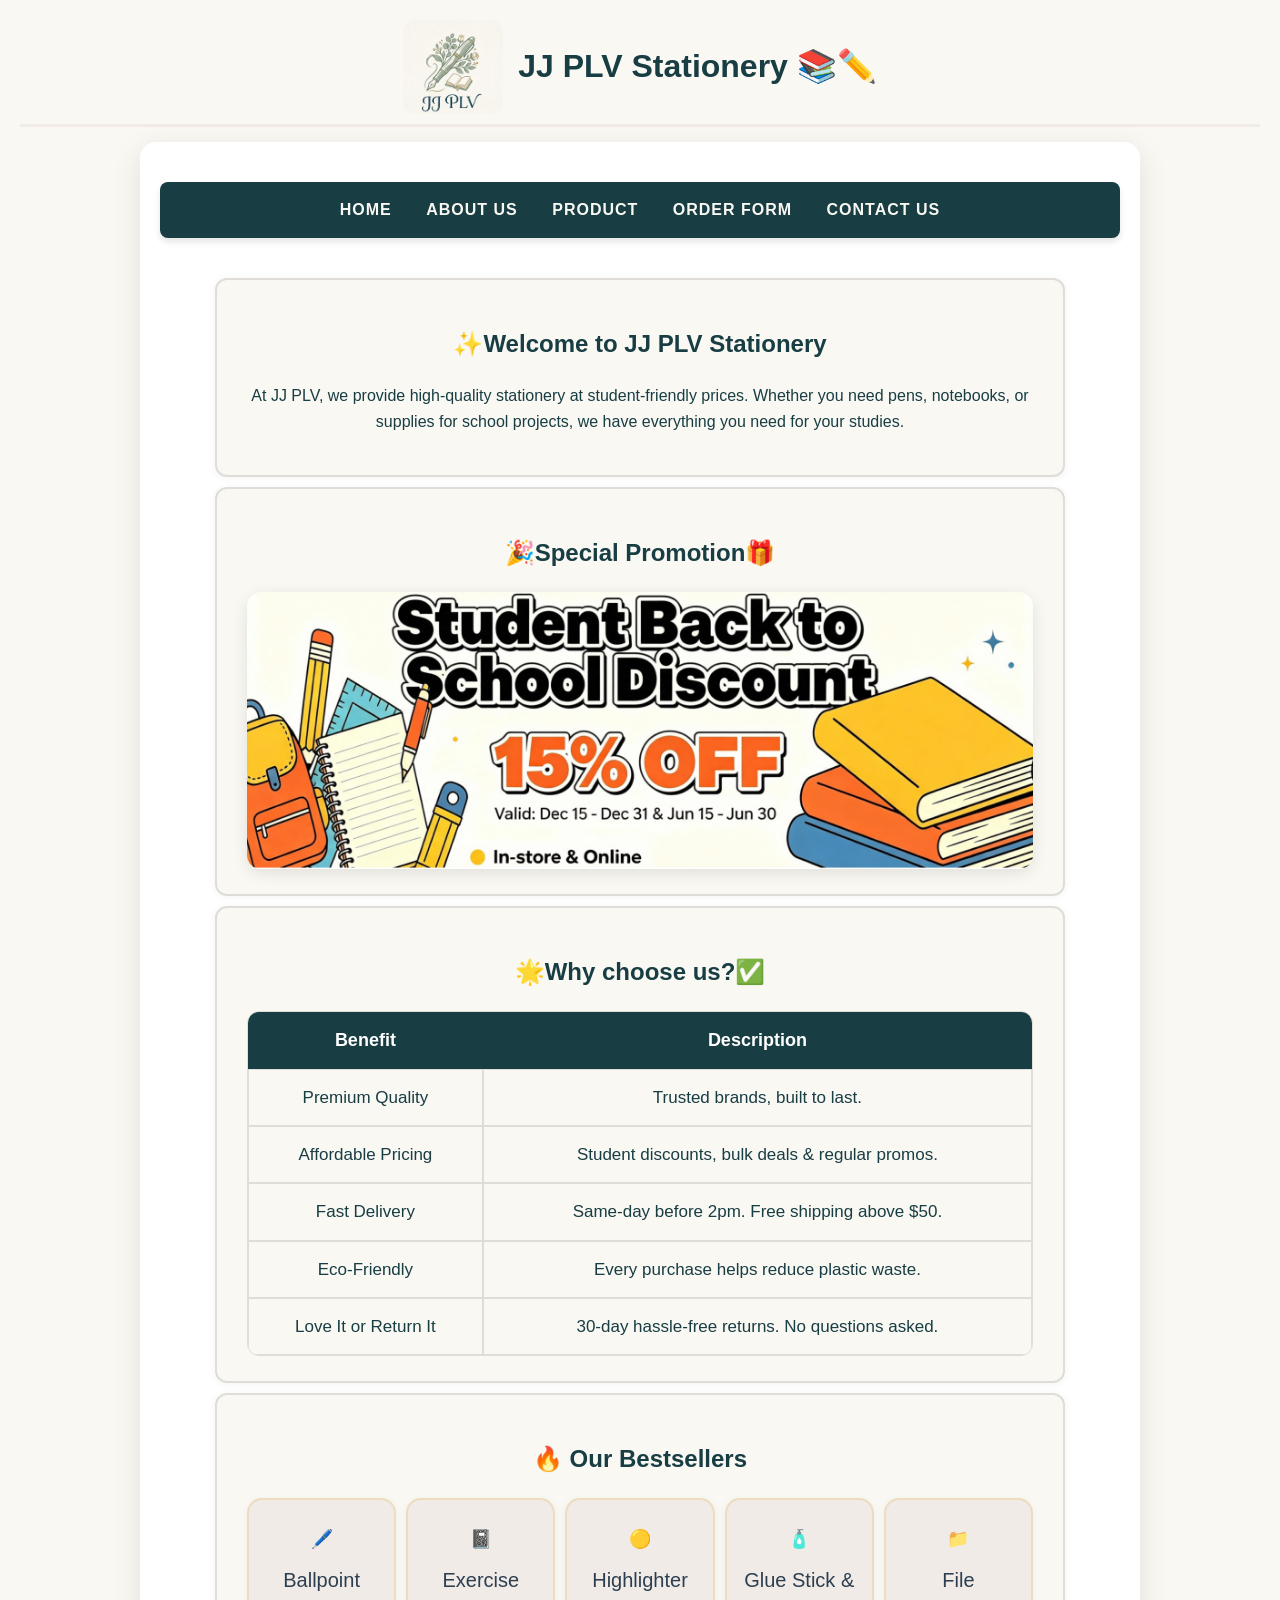
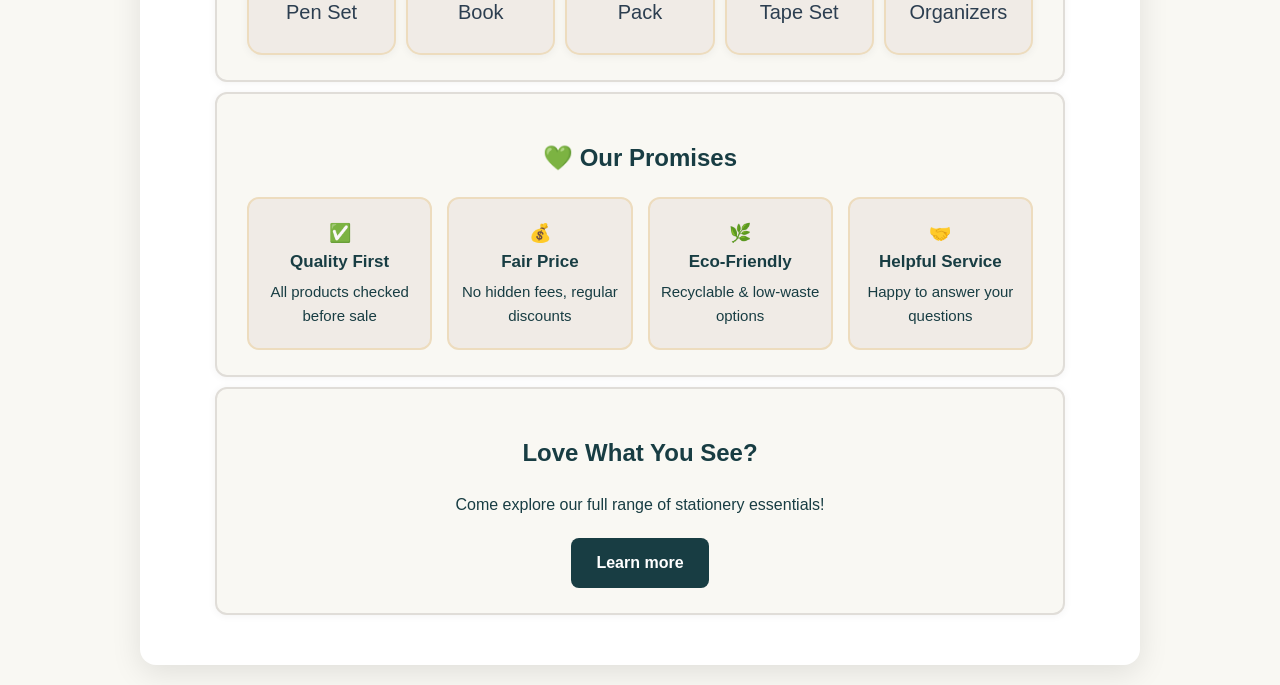
<file: index.html>
<!--Author:Kong Jia Ying,261047R-->
<!DOCTYPE html>
<html lang="en">
<head>
    <meta charset="UTF-8">
    <meta name="viewport" content="width=device-width, initial-scale=1">
    <title>Homepage</title>
    <link rel="stylesheet" href="CSS-Files/Home.css">
        
</head>
<body>
    <div class="header">
          <img src="jjplv logo.jpeg" alt="JJ PLV Stationery Logo" width="110">
          <h1>JJ PLV Stationery 📚✏️</h1>
    </div>
   

    <div class="container">
          <nav>
            <a href="index.html">Home</a>
            <a href="About.html">About Us</a>
            <a href="products.html">Product</a>
            <a href="order.html">Order Form</a>
            <a href="contact.html">Contact Us</a>
        </nav>

 
   
    <section>
        <h1>✨Welcome to JJ PLV Stationery</h1>
        <p> At JJ PLV, we provide high-quality stationery at student-friendly prices.
            Whether you need pens, notebooks, or supplies for school projects, we have everything you need for your studies.
        </p>
    </section>

    <section>
       <h2> 🎉Special Promotion🎁</h2>
        <div class="slideshow">
            <div class="slides">
                <img src="sss.png" alt="Promo 1">
                <img src="xxx.png" alt="Promo 2">
        </div>
        </div>
    </section>
    <section>
        <h2>🌟Why choose us?✅ </h2>
         <table>
        <tr>
            <th>Benefit</th>
            <th>Description</th>
        </tr>
        <tr>
            <td>Premium Quality</td>
            <td>Trusted brands, built to last.</td>
        </tr>
        <tr>
            <td>Affordable Pricing</td> 
            <td>Student discounts, bulk deals & regular promos.</td>
        </tr>
        <tr>
            <td>Fast Delivery</td>
            <td>Same-day before 2pm. Free shipping above $50.</td>
        </tr>
        <tr>
            <td>Eco-Friendly</td>
            <td>Every purchase helps reduce plastic waste.</td>
        </tr>
        <tr>
            <td>Love It or Return It</td>
            <td>30-day hassle-free returns. No questions asked.</td>
        </tr>
    </table>
    </section>

       <section>
        <h2>🔥 Our Bestsellers</h2>
        <div class="product">
                <div class="products">
                    <span class="icon">🖊️</span>
                    Ballpoint Pen Set
                </div>
                <div class="products">
                    <span class="icon">📓 </span>
                    Exercise Book
                </div>
                <div class="products">
                     <span class="icon">🟡</span>
                     Highlighter Pack
                </div>
                <div class="products">
                    <span class="icon">🧴</span>
                    Glue Stick & Tape Set
                </div>
                <div class="products">
                    <span class="icon">📁</span>
                    File Organizers
                </div>
        </div>
    </section>

    <section>
            <h2>💚 Our Promises</h2>
            <div class="promise">
                <div class="promises">
                    <span class="icons">✅</span>
                    <p class="promises1">Quality First</p>
                    <p class="promises2">All products checked before sale</p>
                </div>
                <div class="promises">
                    <span class="icons">💰</span>
                    <p class="promises1">Fair Price</p>
                    <p class="promises2">No hidden fees, regular discounts</p>
                </div>
                <div class="promises">
                    <span class="icons">🌿</span>
                    <p class="promises1">Eco-Friendly</p>
                    <p class="promises2">Recyclable & low-waste options</p>
                </div>
                <div class="promises">
                    <span class="icons">🤝</span>
                    <p class="promises1">Helpful Service</p>
                    <p class="promises2">Happy to answer your questions</p>
                </div>
            </div>
        </section>
        
        <section>
            <h2>Love What You See?</h2>
            <p>Come explore our full range of stationery essentials!</p>
            <div class="next">
            <a href="About.html">Learn more</a>
            </div>
        </section>


    </div>
    </div>

</body>
</html>
</file>
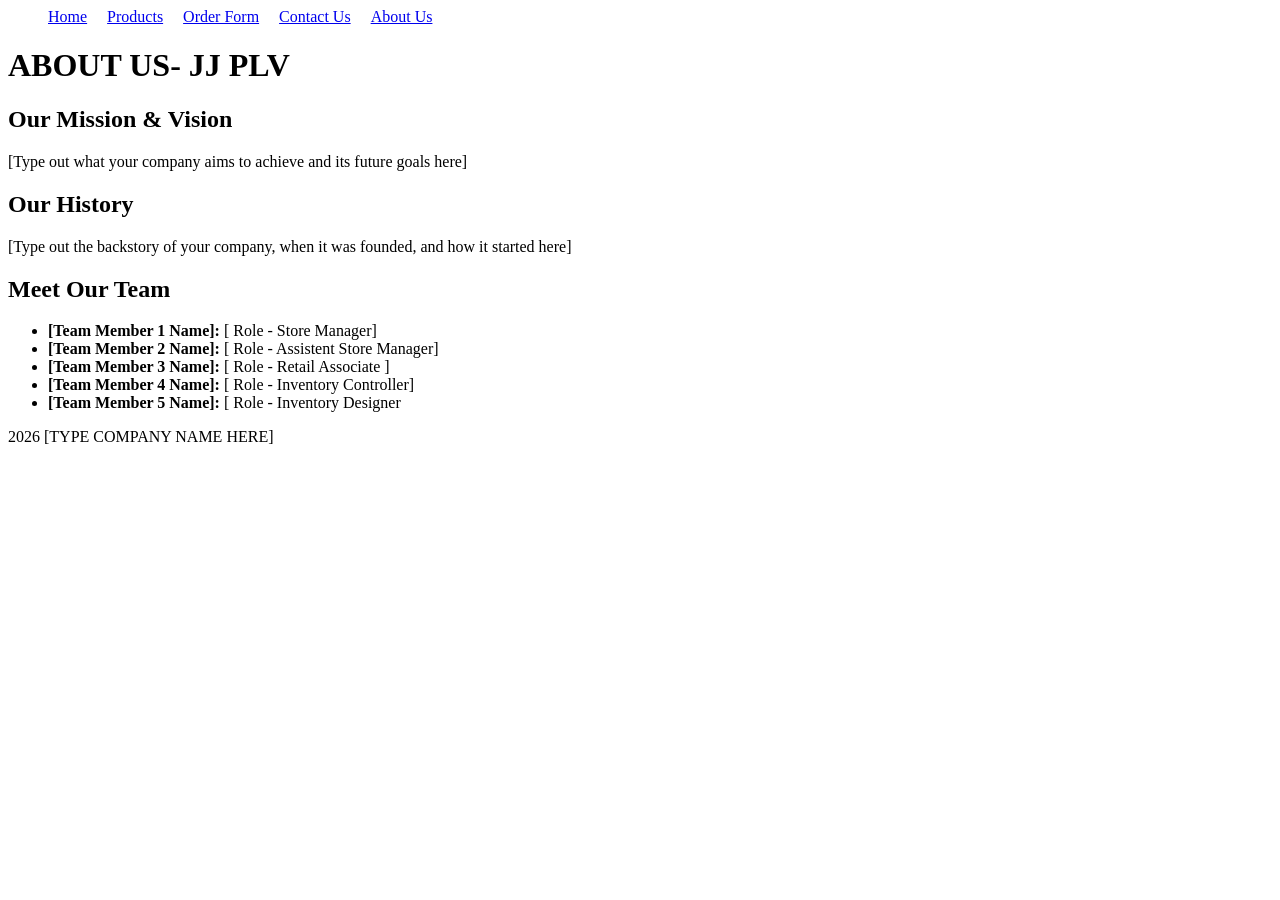
<file: About Us.html>
<!DOCTYPE html>
<html lang="en">
    <head>
      
    <meta charset="UTF-8">
<style> 
    #navigation-style{
        display: flex; 
        list-style:none;
        padding: auto;
        margin: 0;
        gap: 20px;
    } 
    </style>

</head>
<body>
   <ul id="navigation-style">
<li><a href="index.html">Home</a></li>
<li><a href="products.html">Products</a></li>
<li><a href="order.html">Order Form</a></li>
<li><a href="contact.html">Contact Us</a></li>
<li><a href="about us.html">About Us</a></li>
</ul>
</body>
 <h1>ABOUT US- JJ PLV</h1> 
</html>
    <main>
        
        <h2>Our Mission & Vision</h2>
        <p>[Type out what your company aims to achieve and its future goals here]</p>

        <h2>Our History</h2>
        <p>[Type out the backstory of your company, when it was founded, and how it started here]</p>

        <h2>Meet Our Team</h2>
        <ul>
            <li><strong>[Team Member 1 Name]:</strong> [ Role - Store Manager]</li>
            <li><strong>[Team Member 2 Name]:</strong> [ Role - Assistent Store Manager]</li>
            <li><strong>[Team Member 3 Name]:</strong> [ Role - Retail Associate ]</li>
            <li><strong>[Team Member 4 Name]:</strong> [ Role - Inventory Controller]</li>
            <li><strong>[Team Member 5 Name]:</strong> [ Role - Inventory Designer </li>
        </ul>
        
    </main>

    <footer>
        <p> 2026 [TYPE COMPANY NAME HERE]</p>
    </footer>

</body>
</html>
</file>
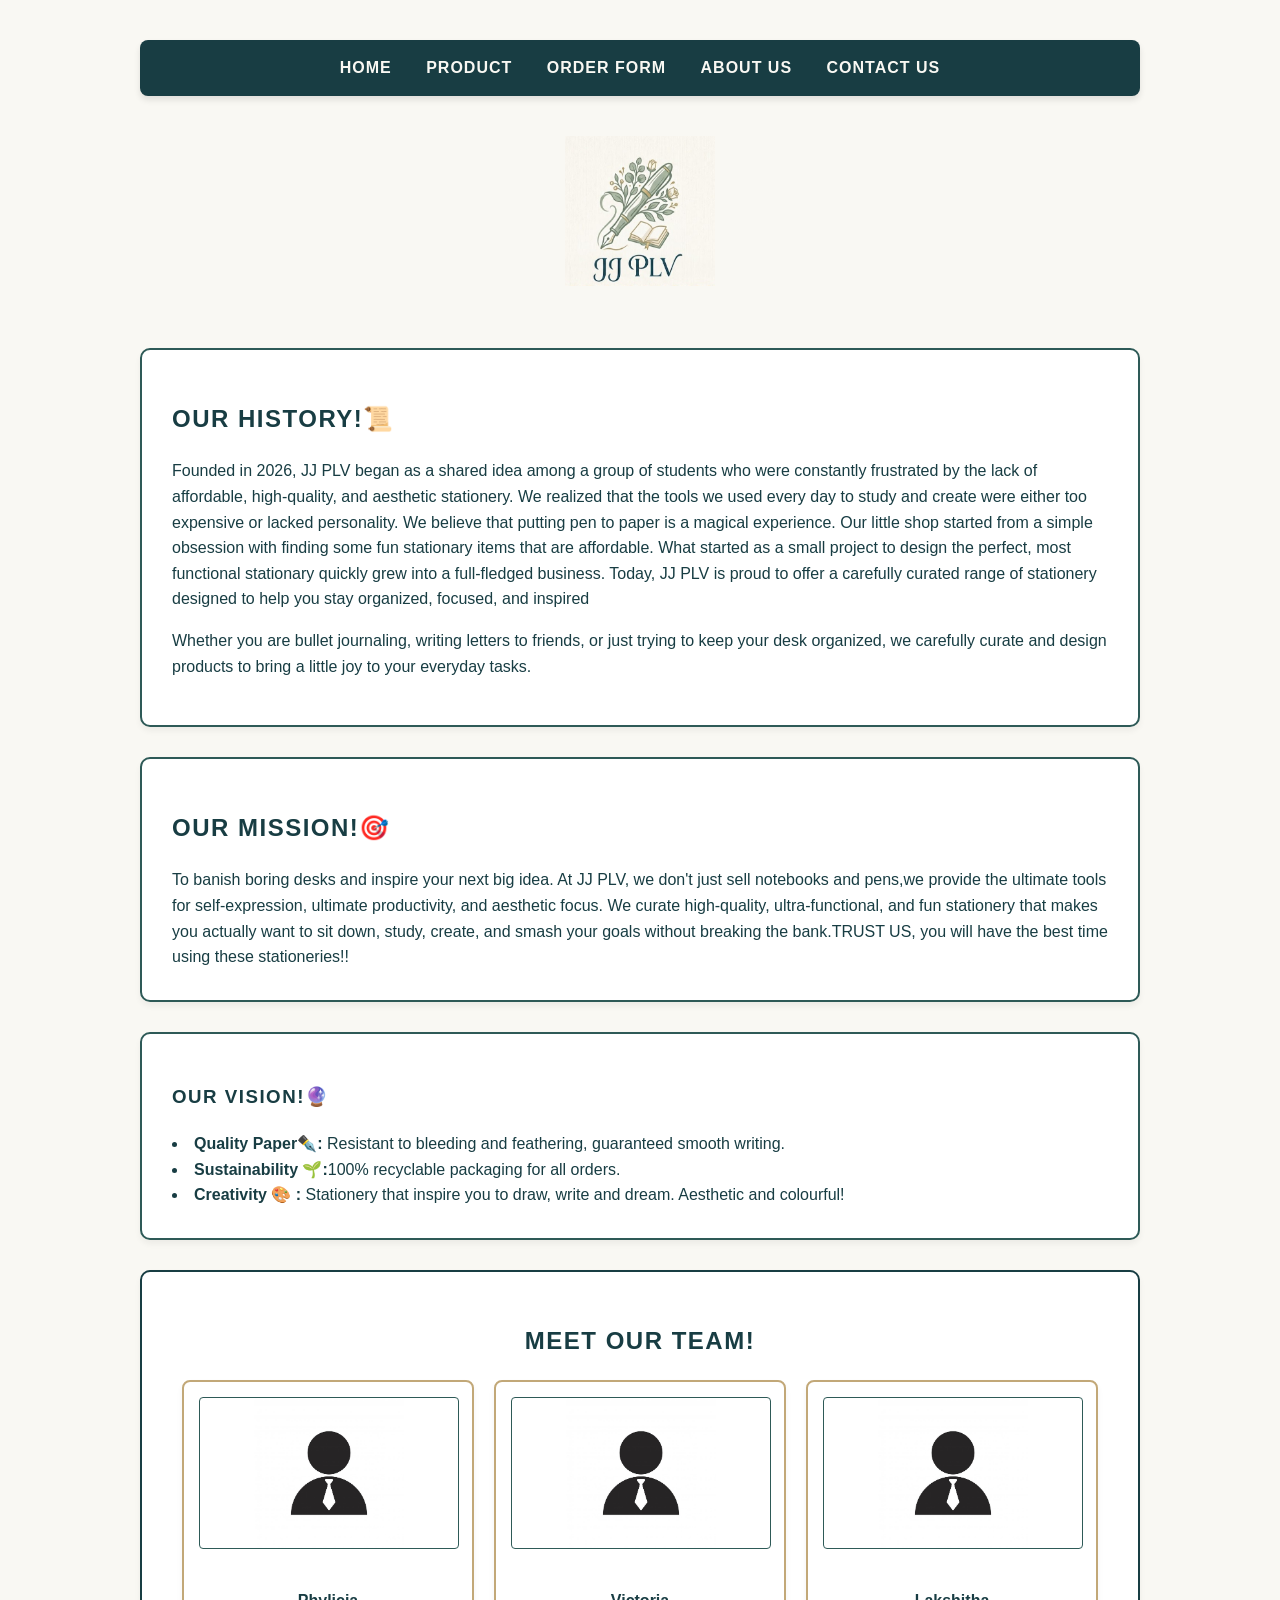
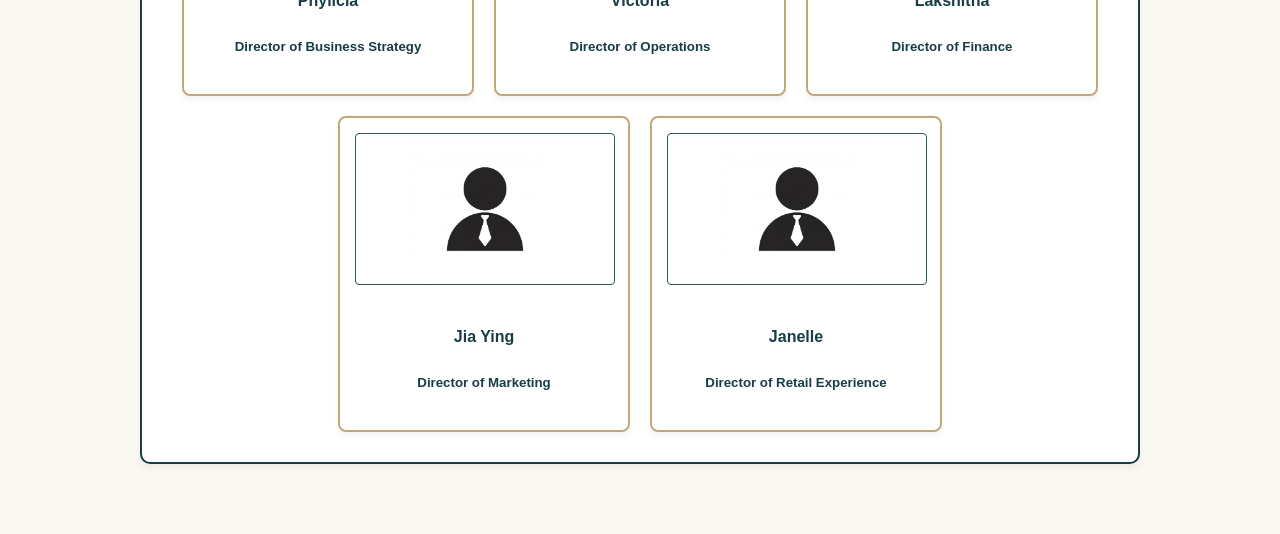
<file: About us.html>
<!DOCTYPE html>
<html lang="en">
<head>
    <meta charset="UTF-8">
    <meta name="viewport" content="width=device-width, initial-scale=1.0">

    <title>About Us | JJ PLV</title>
    <style>
       
        :root {
            --cream: #F9F8F3;
            --teal: #183D43;
            --green: #2e5a57;
            --gold: #C2A878;
        }

       
        body {
            font-family: 'Segoe UI', Tahoma, Geneva, Verdana, sans-serif;
            background-color: var(--cream);
            color: var(--teal);
            margin: 0;
            padding: 0;
            line-height: 1.6;
        }

        .container {
            max-width: 1000px;
            margin: 0 auto;
            padding: 40px 20px;
        }

      
        nav {
            background-color: var(--teal);
            padding: 15px;
            text-align: center;
            border-radius: 8px;
            margin-bottom: 40px;
            box-shadow: 0 4px 6px rgba(0,0,0,0.1);
        }

        nav a {
            color: var(--cream);
            text-decoration: none;
            margin: 0 15px;
            font-weight: bold;
            font-size: 16px;
            text-transform: uppercase;
            letter-spacing: 1px;
        }

        nav a:hover {
            color: var(--gold);
        }

        h1, h2, h3 {
            color: var(--teal);
            text-transform: uppercase;
            letter-spacing: 1.5px;
        }

       
        .content-box {
            background: #ffffff;
            border: 2px solid var(--green);
            border-radius: 10px;
            padding: 30px;
            margin-bottom: 30px;
            box-shadow: 0 4px 6px rgba(0,0,0,0.05);
        }

        .values-list {
            list-style-type: none;
            padding: 0;
        }

        .values-list li {
            margin-bottom: 15px;
            position: relative;
            padding-left: 25px;
        }

        .values-list strong {
            color: var(--green);
        }

         .team-container {
    display: flex;
    flex-wrap: wrap;
    gap: 20px;
    justify-content: center; 
    margin-top: 20px;
    text-align: center;
}

.team-card {
    background: #ffffff;
    border: 2px solid var(--gold);
    border-radius: 8px;
    padding: 15px;
    text-align: center;
    
  
    flex: 0 1 calc(33.33% - 20px); 
    min-width: 240px; 
    
    box-shadow: 0 4px 6px rgba(0,0,0,0.05);
    box-sizing: border-box; 
}

.team-pic {
    width: 100%; 
    height: 150px; 
    object-fit: contain; 
    border-radius: 4px; 
    margin-bottom: 10px;
    border: 1px solid var(--green); 
    background-color: #ffffff;
}
    </style>
</head>

<body>

    <div class="container">
        
        <nav>
            <a href="index.html">Home</a>
            <a href="products.html">Product</a>
            <a href="form.html">Order Form</a>
            <a href="about.html">About Us</a>
            <a href="contact.html">Contact Us</a>
        </nav>
                

</tr>
        <header style="text-align: center; margin-bottom: 40px;">
            <img src="jjplv logo.jpeg" alt="" style="height: 150px; margin-bottom: 15px;"  width="150"></td>
        
        </header>
        
        <div class="content-box">
            <h2>OUR HISTORY!📜</h2>
            <p>Founded in 2026, JJ PLV began as a shared idea among a group of students who were constantly frustrated by the lack of affordable, high-quality, and aesthetic stationery. We realized that the tools we used every day to study and create were either too expensive or lacked personality. We believe that putting pen to paper is a magical experience. Our little shop started from a simple obsession with finding some fun stationary items that are affordable. What started as a small project to design the perfect, most functional stationary quickly grew into a full-fledged business. Today, JJ PLV is proud to offer a carefully curated range of stationery designed to help you stay organized, focused, and inspired

</p>
            <p>Whether you are bullet journaling, writing letters to friends, or just trying to keep your desk organized, we carefully curate and design products to bring a little joy to your everyday tasks.</p>
        </div>

        <div class="content-box">
            <h2>OUR MISSION!🎯 </h2>
            To banish boring desks and inspire your next big idea. At JJ PLV, we don't just sell notebooks and pens,we provide the ultimate tools for self-expression, ultimate productivity, and aesthetic focus. We curate high-quality, ultra-functional, and fun stationery that makes you actually want to sit down, study, create, and smash your goals without breaking the bank.TRUST US, you will have the best time using these stationeries!!
            </div>
                 <div class="content-box">
             <h3>OUR VISION!🔮</h3>
                <li><strong>Quality Paper✒️:</strong>  Resistant to bleeding and feathering, guaranteed smooth writing.</li>
                <li><strong>Sustainability 🌱:</strong>100% recyclable packaging for all orders.</li>
                <li><strong>Creativity 🎨 :</strong> Stationery that inspire you to draw, write and dream. Aesthetic and colourful!</li>
            </ul>
            </div>
        

        <div class="content-box" style="border-color: var(--teal);">
            <h2 style="text-align: center;">Meet Our Team!</h2>
            
            <div class="team-container">
                
                <div class="team-card">
                    <img src="profile.jpg" alt="Phylicia" class="team-pic">
                    <h4>Phylicia</h4>
                    <h5><p>Director of Business Strategy</p></h5>
                </div>
                
                <div class="team-card">
                    <img src="profile.jpg" alt="Victoria" class="team-pic">
                    <h4>Victoria</h4>
                    <h5><p>Director of Operations</p></h5>
                </div>
                
                <div class="team-card">
                    <img src="profile.jpg" alt="Lakshitha" class="team-pic">
                    <h4>Lakshitha</h4>
                    <h5><p>Director of Finance</p></h5>
                </div>
                
                <div class="team-card">
                    <img src="profile.jpg" alt="Jia Ying" class="team-pic">
                    <h4>Jia Ying</h4>
                    <h5><p>Director of Marketing</p></h5>
                </div>
                

                <div class="team-card">
                    <img src="profile.jpg" alt="Janelle" class="team-pic">
                    <h4>Janelle</h4>
                    <h5><p>Director of Retail Experience</p></h5>
                </div>
            
</body>
</html>
</file>
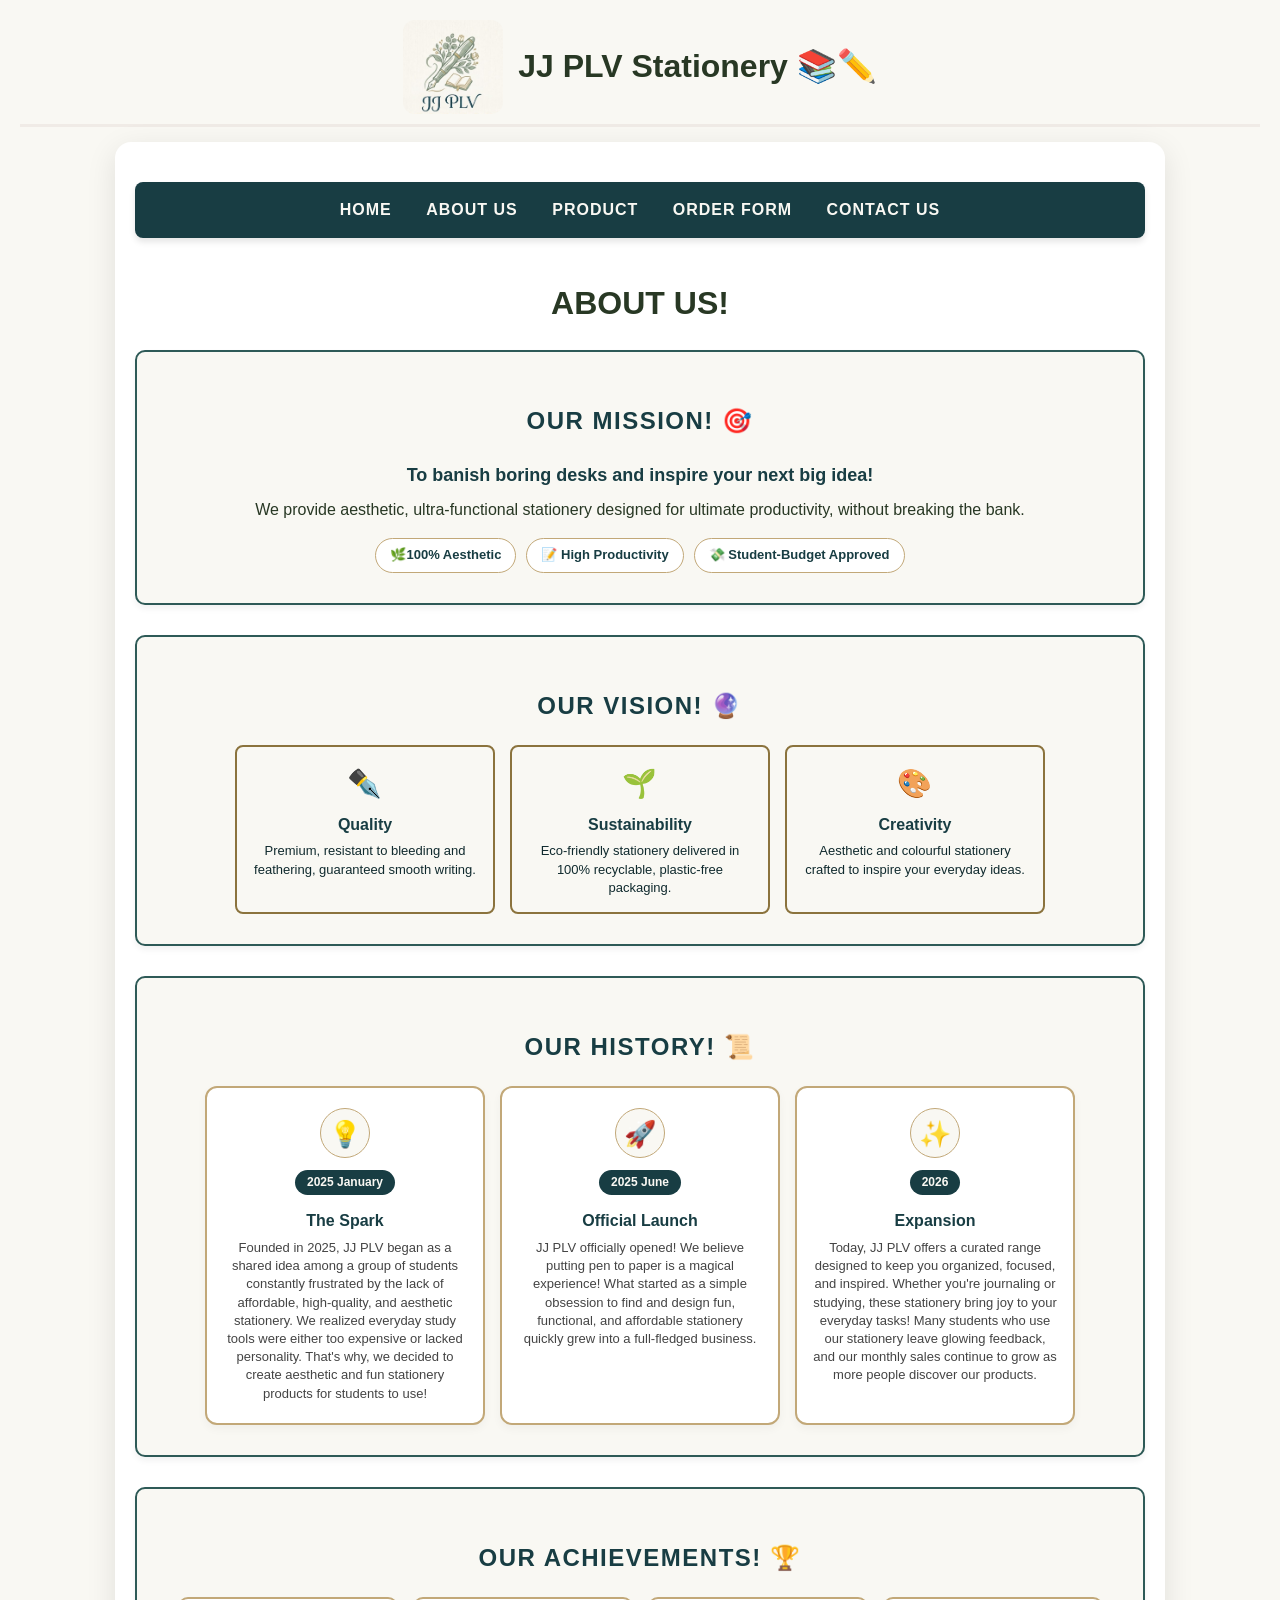
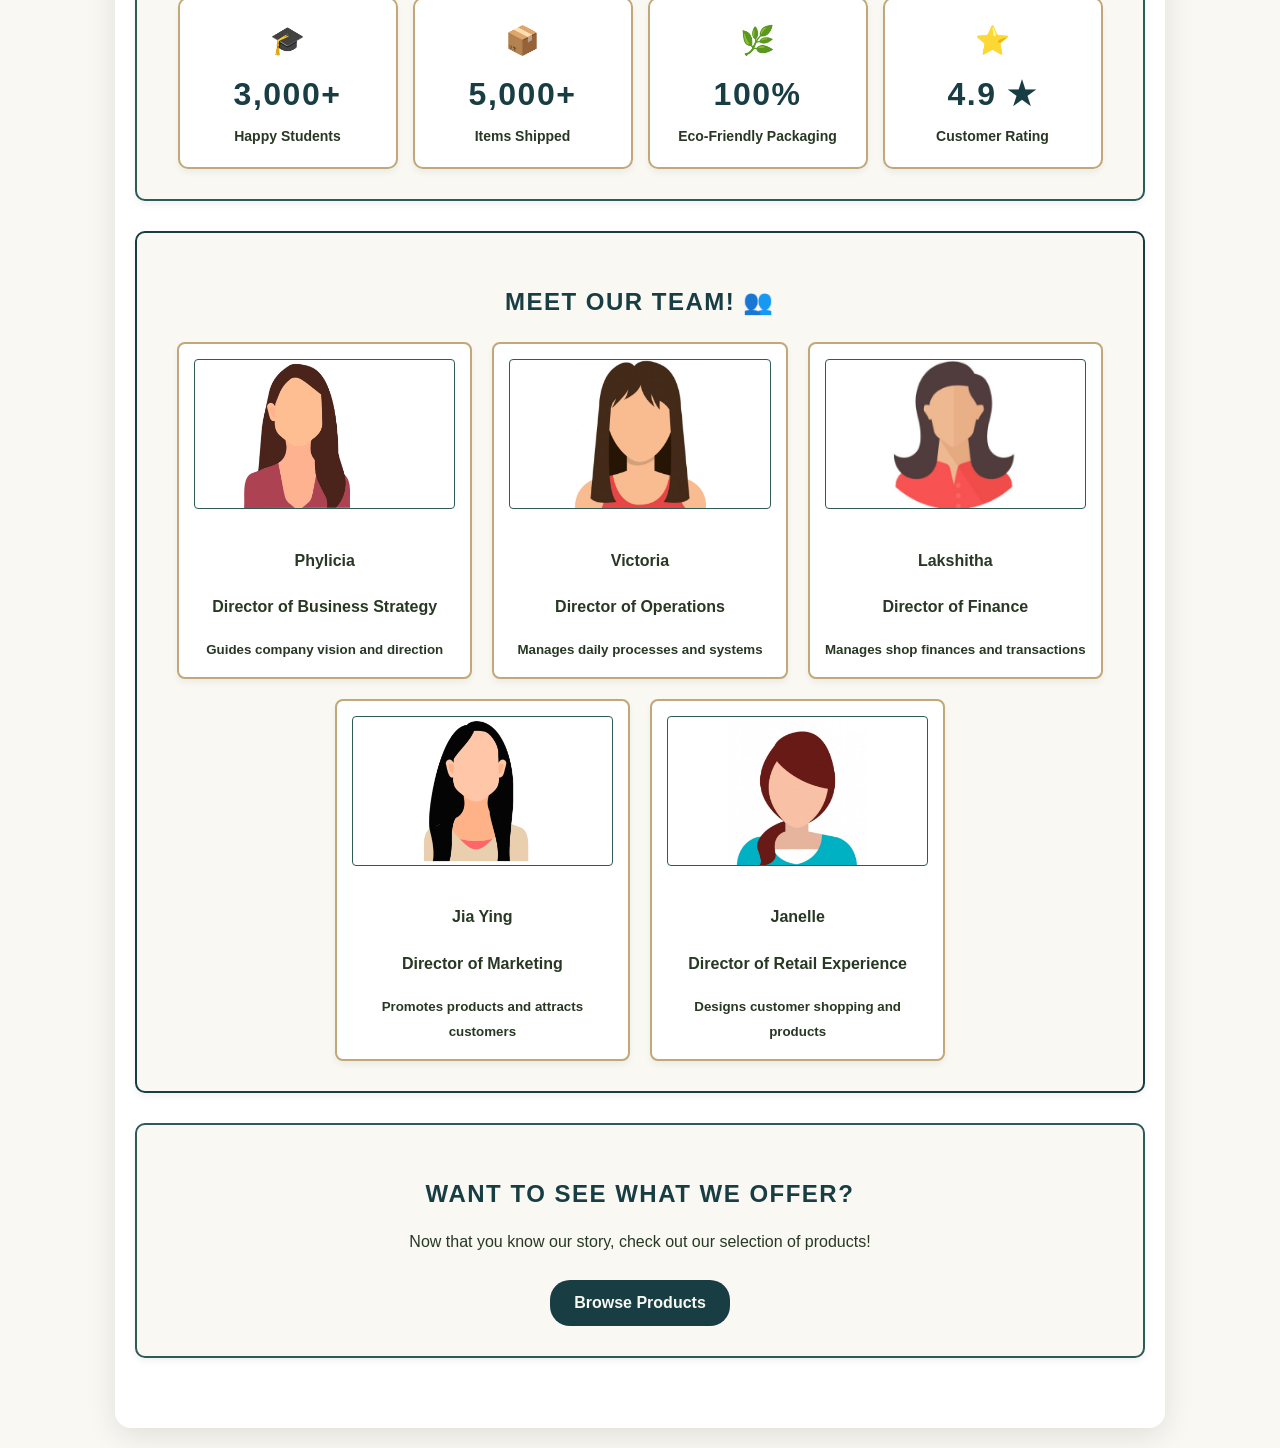
<file: About.html>
<!-- Author: Vijay Govindaraj Lakshitha, 261501K-->
    <!DOCTYPE html>
<html lang="en">
<head>
    <meta charset="UTF-8">
    <meta name="viewport" content="width=device-width, initial-scale=1.0">
     
    <title>About Us | JJ PLV</title>
    <link rel="stylesheet" href="CSS-Files/About.css">
    </head>
<body>

    <div class="header">
        <img src="jjplv logo.jpeg" alt="JJ PLV Stationery Logo" width="100" style="height: auto;">
        <h1 style="margin: 0;">JJ PLV Stationery 📚✏️</h1>
    </div>

    <div class="container">
        
        <nav>
            <a href="index.html">Home</a>
             <a href="About.html">About Us</a>
            <a href="products.html">Product</a>
            <a href="order.html">Order Form</a>
            <a href="contact.html">Contact Us</a>
        </nav>
                
        <h1 style="text-align: center;">ABOUT US!</h1>

        <div class="content-box">
            <h2>OUR MISSION! 🎯</h2>
            <p style="font-size: 18px; font-weight: bold; color: var(--teal); margin-bottom: 8px;">
                To banish boring desks and inspire your next big idea!
            </p>
            <p style="margin: 0;">
                We provide aesthetic, ultra-functional stationery designed for ultimate productivity, without breaking the bank.
            </p>
            
            <div class="mission-container">
                <span class="mission"> 🌿100% Aesthetic</span>
                <span class="mission">📝 High Productivity</span>
                <span class="mission">💸 Student-Budget Approved</span>
            </div>
        </div> 

        <div class="content-box">
            <h2>OUR VISION! 🔮 </h2>
            <div class="vision-grid">
                <div class="vision-card">
                    <h3>✒️</h3>
                    <h4>Quality</h4>
                    <p style="color: #102a2e; font-weight: 500;">
                        Premium, resistant to bleeding and feathering, guaranteed smooth writing.
                    </p>
                </div>
                <div class="vision-card">
                    <h3>🌱</h3>
                    <h4>Sustainability</h4>
                    <p style="color: #102a2e; font-weight: 500;">
                        Eco-friendly stationery delivered in 100% recyclable, plastic-free packaging.
                    </p>
                </div>
                <div class="vision-card">
                    <h3>🎨</h3>
                    <h4>Creativity</h4>
                    <p style="color: #102a2e; font-weight: 500;">
                        Aesthetic and colourful stationery crafted to inspire your everyday ideas.
                    </p>
                </div>
            </div>
        </div>
<div class="content-box">
    <h2>OUR HISTORY! 📜</h2>
    
    <div class="horizontal-history">
        <div class="history-card">
            <div class="icon-circle">💡</div>
            <span class="year-badge">2025 January</span>
            <h4>The Spark</h4>
            <p>Founded in 2025, JJ PLV began as a shared idea among a group of students constantly frustrated by the lack of affordable, high-quality, and aesthetic stationery. We realized everyday study tools were either too expensive or lacked personality. That's why, we decided to create aesthetic and fun stationery products for students to use!</p>
        </div>

        <div class="history-card">
            <div class="icon-circle">🚀</div>
            <span class="year-badge">2025 June</span>
            <h4>Official Launch</h4>
            <p>JJ PLV officially opened! We believe putting pen to paper is a magical experience! What started as a simple obsession to find and design fun, functional, and affordable stationery quickly grew into a full-fledged business.</p>
        </div>

        <div class="history-card">
            <div class="icon-circle">✨</div>
            <span class="year-badge">2026</span>
            <h4>Expansion</h4>
            <p>Today, JJ PLV offers a curated range designed to keep you organized, focused, and inspired. Whether you're journaling or studying, these stationery bring joy to your everyday tasks! Many students who use our stationery leave glowing feedback, and our monthly sales continue to grow as more people discover our products.</p>
        
    </div>
 </div>
 </div>



        <div class="content-box">
            <h2>OUR ACHIEVEMENTS! 🏆</h2>
            <div class="stats-grid">
                <div class="stat-card">
                    <span class="stat-icon">🎓</span>
                    <h3>3,000+</h3>
                    <p>Happy Students </p>
                </div>
                <div class="stat-card">
                     <span class="stat-icon">📦</span>
                    <h3>5,000+</h3>
                    <p>Items Shipped </p>
                </div>
                <div class="stat-card">
                  <span class="stat-icon">🌿</span>
                    <h3>100%</h3>
                    <p>Eco-Friendly Packaging </p>
                </div>
                <div class="stat-card">
                    <span class="stat-icon">⭐</span>
                    <h3>4.9 ★</h3>
                    <p>Customer Rating </p>
                </div>
            </div>
        </div>

        <div class="content-box" style="border-color: var(--teal);">
            <h2 style="text-align: center;">Meet Our Team! 👥</h2>
            
            <div class="team-container">
                
                <div class="team-card">
                    <img src="profile picture 4.png" alt="Phylicia" class="team-pic">
                    <h4>Phylicia</h4>
                    <p><strong>Director of Business Strategy</strong></p>
                    <small><strong>Guides company vision and direction</strong></small>
                </div>
                
                <div class="team-card">
                    <img src="profile picture 5.png" alt="Victoria" class="team-pic">
                    <h4>Victoria</h4>
                    <p><strong>Director of Operations</strong></p>
                    <small><strong>Manages daily processes and systems</strong></small>
                </div>
                
                <div class="team-card">
                    <img src="profile picture 3.png" alt="Lakshitha" class="team-pic">
                    <h4>Lakshitha</h4>
                    <p><strong>Director of Finance</strong></p>
                    <small><strong>Manages shop finances and transactions</strong></small>
                </div>
                
                <div class="team-card">
                    <img src="profile picture 1.png" alt="Jia Ying" class="team-pic">
                    <h4>Jia Ying</h4>
                    <p><strong>Director of Marketing</strong></p>
                    <small><strong>Promotes products and attracts customers</strong></small>
                </div>

                <div class="team-card">
                    <img src="profile picture 2.png" alt="Janelle" class="team-pic">
                    <h4>Janelle</h4>
                    <p><strong>Director of Retail Experience</strong></p>
                    <small><strong>Designs customer shopping and products</strong></small>
                </div>

            </div> 
        </div>

<div class="cta-box">
  <h2>Want to See What We Offer?</h2>
  <p>Now that you know our story, check out our selection of products!</p>
  <a href="products.html" class="cta-button-gold">Browse Products</a>
</div>

  </div> </body>
</html>
</file>
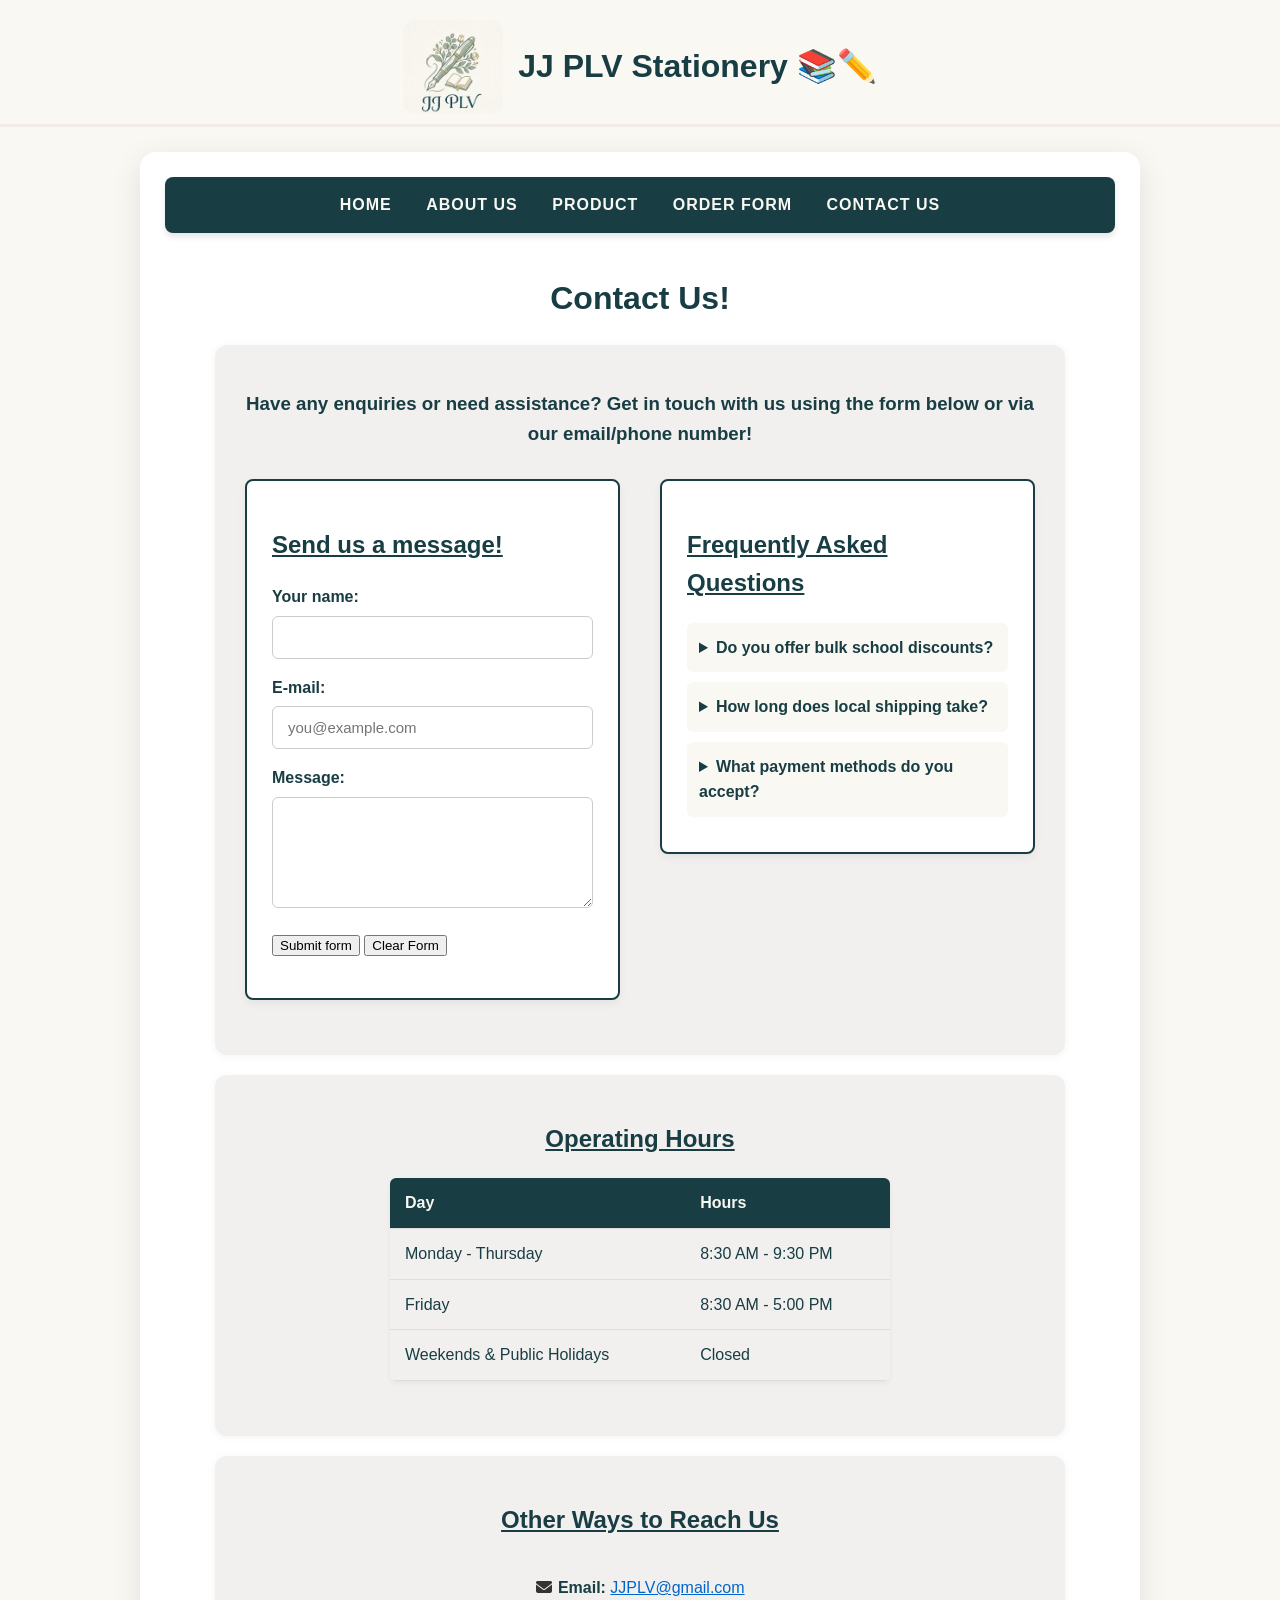
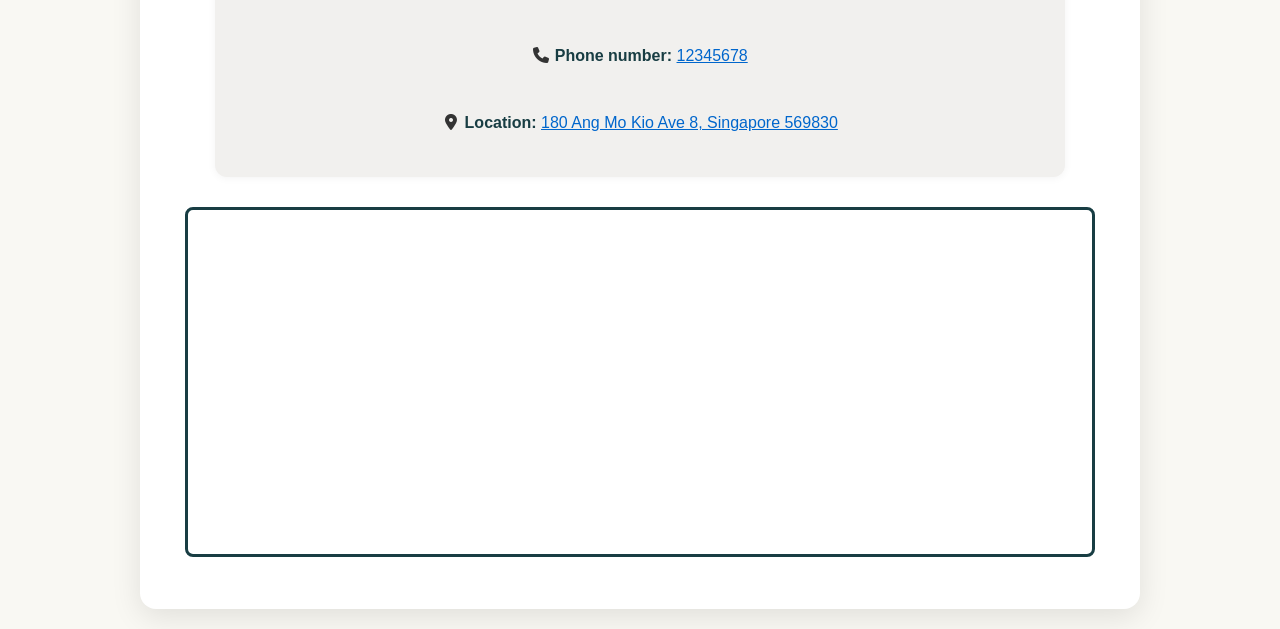
<file: contact.html>
<!-- Author: Phylicia Tan,261445M. -->

<!DOCTYPE html>
<html lang="en">

<head>
    <meta charset="utf-8">
    <meta name="viewport" content="width=device-width, initial-scale=1">
    <title>Contact Us - JJ PLV Stationery</title>
    
    <link rel="stylesheet" href="https://cdnjs.cloudflare.com/ajax/libs/font-awesome/6.4.0/css/all.min.css">
    <link rel="stylesheet" href="CSS-Files/contact.css">
</head>

<body>

    <div class="header">
        <img src="jjplv logo.jpeg" alt="JJ PLV Stationery Logo" width="110">
        <h1>JJ PLV Stationery 📚✏️</h1>
    </div>

        <div class="container">
          <nav>
            <a href="index.html">Home</a>
              <a href="About.html">About Us</a>
              <a href="products.html">Product</a>
            <a href="order.html">Order Form</a>
            <a href="contact.html">Contact Us</a>
        </nav>

        <h1>Contact Us!</h1>

        <section>
            <h3>Have any enquiries or need assistance? Get in touch with us using the form below or via our email/phone
                number!</h3>

            <div class="form-faq-section">

                <div class="form-container">
                    <form action="contactform.html" method="get">
                        <h2><u>Send us a message!</u></h2>
                        <p>
                            <strong><label for="custname">Your name:</label></strong><br>
                            <input type="text" name="custname" id="custname" size="20" required>
                        </p>
                        <p>
                            <strong><label for="email">E-mail:</label></strong><br>
                            <input type="email" name="email" id="email" placeholder="you@example.com" size="25"
                                required>
                        </p>
                        <p>
                            <strong><label for="notes">Message:</label></strong><br>
                            <textarea name="notes" id="notes" rows="5" cols="28"></textarea>
                        </p>
                        <p>
                            <input type="submit" value="Submit form">
                            <input type="reset" value="Clear Form">
                        </p>
                    </form>
                </div>

                <div class="faq-container">
                    <h2><u>Frequently Asked Questions</u></h2>

                    <details>
                        <summary>Do you offer bulk school discounts?</summary>
                        <p>Yes! We offer up to a 20% discount for bulk classroom orders. Please get in touch with us
                            directly via our email contact address for custom pricing.</p>
                    </details>

                    <details>
                        <summary>How long does local shipping take?</summary>
                        <p>Typically, processing and local delivery within Singapore takes between 2 to 4 business days
                            once order validation is completed.</p>
                    </details>

                    <details>
                        <summary>What payment methods do you accept?</summary>
                        <p>We gladly support PayNow, credit/debit card payments</p>
                    </details>
                </div>

            </div>
        </section>
            
        <section>
            <h2><u>Operating Hours</u></h2>
            <table class="hours-table">
                <thead>
                    <tr>
                        <th>Day</th>
                        <th>Hours</th>
                    </tr>
                </thead>
                <tbody>
                    <tr>
                        <td>Monday - Thursday</td>
                        <td>8:30 AM - 9:30 PM</td>
                    </tr>
                    <tr>
                        <td>Friday</td>
                        <td>8:30 AM - 5:00 PM</td>
                    </tr>
                    <tr>
                        <td>Weekends & Public Holidays</td>
                        <td>Closed</td>
                    </tr>
                </tbody>
            </table>
        </section>

        <section>
            <h2><u>Other Ways to Reach Us</u></h2>

            <div style="display: flex; flex-direction: column; align-items: center; gap: 10px; font-family: sans-serif;">
                <p>
                    <i class="fas fa-envelope" style="color: #333; width: 18px;"></i>
                    <strong>Email:</strong>
                    <a href="mailto:261445M@mymail.nyp.edu.sg" target="_blank"
                        style="color: #0066cc; text-decoration: underline;">JJPLV@gmail.com</a>
                </p>
                <p>
                    <i class="fas fa-phone" style="color: #333; width: 18px;"></i>
                    <strong>Phone number:</strong>
                    <a href="tel:64515115" target="_blank"
                        style="color: #0066cc; text-decoration: underline;">12345678</a>
                </p>
                <p>
                    <i class="fas fa-map-marker-alt" style="color: #333; width: 18px;"></i>
                    <strong>Location:</strong>
                    <a href="https://www.google.com/maps/place/Nanyang+Polytechnic/@1.3799554,103.8463738,17z/data=!3m2!4b1!5s0x31da1443e96b94d1:0x87e3c8bf1134a0df!4m6!3m5!1s0x31da16eb64b0249d:0xe5f10ff680eed942!8m2!3d1.37995!4d103.8489487!16zL20vMDN4Njkz?entry=ttu&g_ep=EgoyMDI2MDcwOC4wIKXMDSoASAFQAw%3D%3D"
                        target="_blank" style="color: #0066cc; text-decoration: underline;">180 Ang Mo Kio Ave 8,
                        Singapore
                        569830</a>
                </p>
            </div>
        </section>

        <div class="map-container" style="padding: 10px 20px 20px;">
            <iframe
                src="https://www.google.com/maps/embed?pb=!1m18!1m12!1m3!1d3988.661177583525!2d103.84637377530869!3d1.379955361477638!2m3!1f0!2f0!3f0!3m2!1i1024!2i768!4f13.1!3m3!1m2!1s0x31da16eb64b0249d%3A0xe5f10ff680eed942!2sNanyang%20Polytechnic!5e0!3m2!1sen!2ssg!4v1783321554643!5m2!1sen!2ssg"
                width="100%" height="350px" style="border: 3px solid #183D43; border-radius: 8px;"></iframe>
        </div>

    </div>

</body>
</html>
</file>
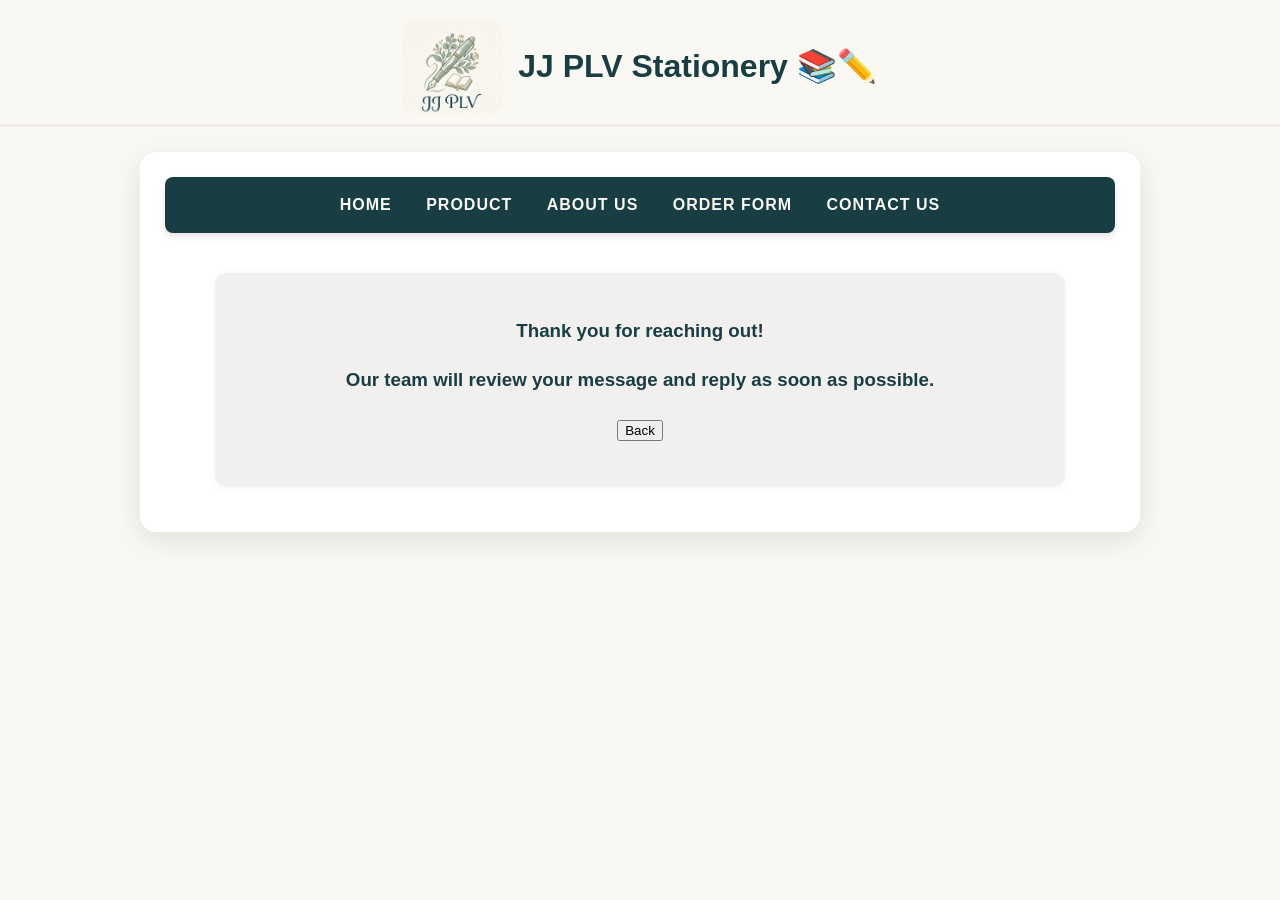
<file: contactform.html>
<!Author: Phylicia Tan,261445M.>

<!DOCTYPE html>
<html lang="en">

<head>
    <meta charset="utf-8">
    <meta name="viewport" content="width=device-width, initial-scale=1">
    <title>Thank You - JJ PLV Stationery</title>

    <link rel="stylesheet" href="https://cdnjs.cloudflare.com/ajax/libs/font-awesome/6.4.0/css/all.min.css">
<link rel="stylesheet" href="CSS-Files/contactform.css">
</head>

<body>
  
   <div class="header">
        <img src="jjplv logo.jpeg" alt="JJ PLV Stationery Logo" width="110">
        <h1>JJ PLV Stationery 📚✏️</h1>
     </div>

      <div class="container">
          <nav>
            <a href="index.html">Home</a>
            <a href="products.html">Product</a>
            <a href="About.html">About Us</a> 
            <a href="order.html">Order Form</a>
            <a href="contact.html">Contact Us</a>
        </nav>
            
         <section>
             <h3>
   <p><strong>Thank you for reaching out!</strong></p>
<p>Our team will review your message and reply as soon as possible.</p>
    <a href="contact.html">
        <button type="button">Back</button>
    </a>
             </h3>
      </section>
     
        </div>
 
        </body>
</html>
</file>
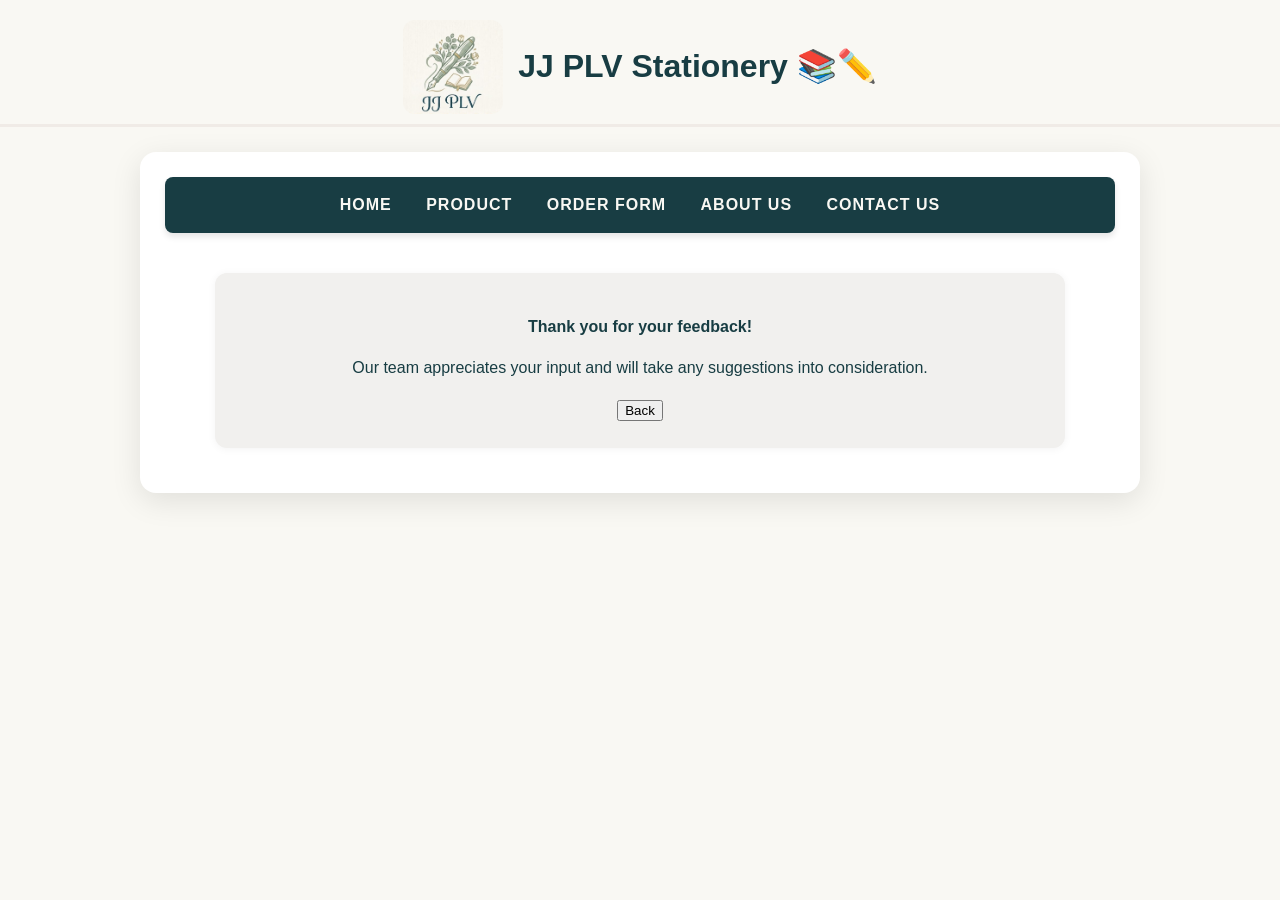
<file: feedbackform.html>
<!-- Author: Victoria Ang,261403G. -->
<!DOCTYPE html>
<html lang="en">

<head>
    <meta charset="utf-8">
    <title>Contact Us - JJ PLV Stationery</title>

    <link rel="stylesheet" href="https://cdnjs.cloudflare.com/ajax/libs/font-awesome/6.4.0/css/all.min.css">
<meta name="viewport" content="width=device-width, initial-scale=1">
    <style>
          /* Different devices */
    
        * images never overflow their box */
img { max-width: 100%;
height: auto; }
/* boxes in % rather than px */
.column { width: 50%; }
* { box-sizing: border-box; }
        @media (max-width: 600px) {
/* stack the menu vertically */
nav a { display: block; }
/* cards become full width */
.card { width: 100%; }
h1 { font-size: 18pt; }
        }

        /* Theme of website */
        :root {
            --cream: #F9F8F3;
            --teal: #183D43;
            --green: #2e5a57;
            --gold: #C2A878;
        }

        body {
            font-family: 'Segoe UI', Tahoma, Geneva, Verdana, sans-serif;
            background-color: var(--cream);
            color: var(--teal);
            margin: 0;
            padding: 20px 0;
            line-height: 1.6;
        }

        /* Name and logo of company */
        .header {
            display: flex;
            align-items: center;
            justify-content: center;
            gap: 15px;
            padding-bottom: 10px;
            border-bottom: 3px solid #f0ebe6;
            margin-bottom: 25px;
        }

        .header img {
            width: 100px;
            border-radius: 12px;
        }

        /* The main white card container */
        .container {
            max-width: 1000px;
            margin: 0 auto;
            background-color: #ffffff;
            border-radius: 16px;
            box-shadow: 0 8px 30px rgba(0, 0, 0, 0.1);
            text-align: center;
            padding: 25px;
        }

        /* Navigation menu style */
         nav { 
            background-color: var(--teal);
            padding: 15px;
            text-align: center;
            border-radius: 8px;
            margin-bottom: 40px;
            box-shadow: 0 4px 6px rgba(0,0,0,0.1);
        }

        nav a {
            color: var(--cream);
            text-decoration: none;
            margin: 0 15px;
            font-weight: bold;
            font-size: 16px;
            text-transform: uppercase;
            letter-spacing: 1px;
        }

        nav a:hover {
            color: var(--gold);
        }
        /* Section */
        section {
            max-width: 850px;
            margin: 10px auto 20px;
            padding: 25px 30px;
            background-color: #f1f0ee;
            border-radius: 12px;
            box-shadow: 0 1px 8px rgba(0, 0, 0, 0.05);
        }
</style> 
</head>

<body>

    <div class="header">
        <img src="jjplv logo.jpeg" alt="JJ PLV Stationery Logo" width="110">
        <h1>JJ PLV Stationery 📚✏️</h1>
    </div>

        <div class="container">
          <nav>
            <a href="index.html">Home</a>
            <a href="products.html">Product</a>
            <a href="order.html">Order Form</a>
            <a href="About.html">About Us</a>
            <a href="contact.html">Contact Us</a>
        </nav>
         <section>
   <p><strong>Thank you for your feedback!</strong></p>
<p>Our team appreciates your input and will take any suggestions into consideration.</p>
    <a href="order.html">
        <button type="button">Back</button>
    </a>
      </section>  
        </div>
        </body>
</html>
</file>
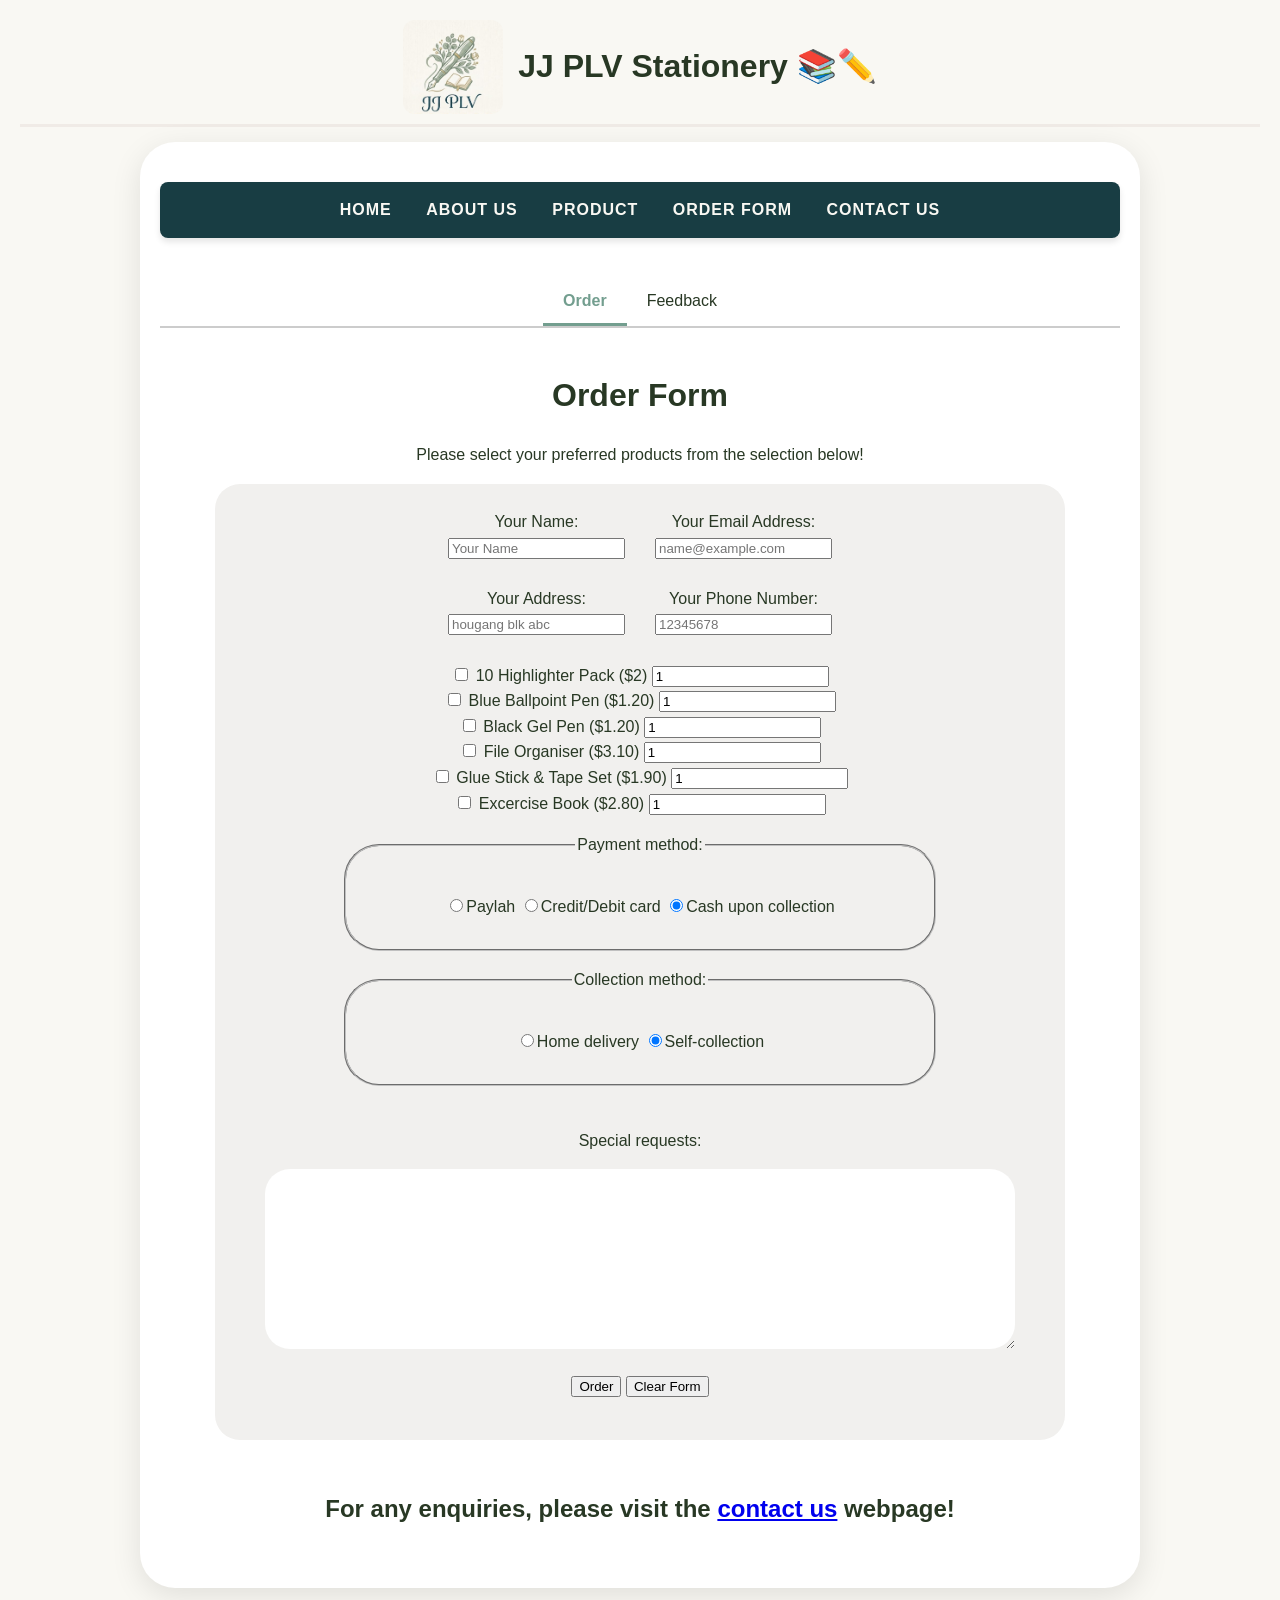
<file: order.html>
<!-- Author: Victoria Ang, 261403G -->
 <!DOCTYPE html>
<html lang="en">

<head>
    <meta charset="UTF-8">
    <meta name="viewport" content="width=device-width, initial-scale=1.0">
    <title>Order Form</title>
    <link rel="stylesheet" href="CSS-Files/order.css">
</head>

<body>

    <body style="background-color: #f9f8f3; 
    font-family: 
    'Segoe UI', Tahoma, Geneva, Verdana, sans-serif; 
    margin: 20px;">
    
    <div class="header">
        <img src="jjplv logo.jpeg" alt="JJ PLV Stationery Logo" width="110">
        <h1>JJ PLV Stationery 📚✏️</h1>
    </div>
        
    <div class="container">
        
        <nav>
            <a href="index.html">Home</a>
            <a href="About.html">About Us</a>
            <a href="products.html">Product</a>
            <a href="order.html">Order Form</a>
            <a href="contact.html">Contact Us</a>
        </nav>
        
        <div class="tabs-container">

            <!-- Hidden Radio Inputs -->
            <input type="radio" id="tab1-input" name="tabs" checked>
            <input type="radio" id="tab2-input" name="tabs">

            <!-- Tab Labels -->
            <div class="tab-buttons">
                <label for="tab1-input" class="tab-btn">Order</label>
                <label for="tab2-input" class="tab-btn">Feedback</label>
            </div>

            <!-- Tab Contents -->
            <div class="tab-content" id="content1">
                
                <h1>Order Form</h1>
                
                <p>Please select your preferred products from the selection below!</p>

                <!-- order form, enquires, and feedback form need to collect user info -->
                <section>
                    <container>
                        <form action="thankyou.html" method="get">

                            <div class="input-row">

                                <div class="input-group">
                                    <label>Your Name:</label>
                                    <br>
                                    <input type="text" name="custname"
                                    id="custname" placeholder="Your Name" required>
                                </div>

                                <div class="input-group">
                                    <label for="email">Your Email Address:</label>
                                    <br>
                                    <input type="email" name="email" id="email" placeholder="name@example.com" required>
                                </div> 
                            </div>

                            <br>
                            <div class="input-row">

                                <div class="input-group">
                                    <label>Your Address:</label>
                                    <br>
                                    <input type="text" name="addy"
                                    id="addy" placeholder="hougang blk abc" required>
                                </div>

                                <div class="input-group">
                                    <label>Your Phone Number:</label>
                                    <br>
                                    <input type="pno" name="pno" id="pno" placeholder="12345678" required>
                                </div> 
                            </div>

                            <br>
                            <div class="product-row">
                                <label for="hp_qty">
                                    <input type="checkbox" name="hp_selected" value="Highlighter Pack"> 10 Highlighter Pack ($2)
                                </label>
                                <input type="number" id="hp_qty" name="hp_qty" min="0" value="1">

                                <br>
                                <label for="bbp_qty">
                                    <input type="checkbox" name="bbp_selected" value="Blue Ballpoint Pen"> Blue Ballpoint Pen ($1.20)
                                </label>
                                <input type="number" id="bbp_qty" name="bbp_qty" min="0" value="1">

                                <br>
                                <label for="bgp_qty">
                                    <input type="checkbox" name="bgp_selected" value="Black Gel Pen"> Black Gel Pen ($1.20)
                                </label>
                                <input type="number" id="bgp_qty" name="bgp_qty" min="0" value="1">

                                <br>
                                <label for="fo_qty">
                                    <input type="checkbox" name="fo_selected" value="File Organiser"> File Organiser ($3.10)
                                </label>
                                <input type="number" id="fo_qty" name="fo_qty" min="0" value="1">

                                <br>
                                <label for="gsts_qty">
                                    <input type="checkbox" name="gsts_selected" value="Glue Stick and Tape Set"> Glue Stick & Tape Set ($1.90)
                                </label>
                                <input type="number" id="gsts_qty" name="gsts_qty" min="0" value="1">
            
                                <br>
                                <label for="eb_qty">
                                    <input type="checkbox" name="eb_selected" value="Excercise Book"> Excercise Book ($2.80)
                                </label>
                                <input type="number" id="eb_qty" name="eb_qty" min="0" value="1">   
                                
                                
                                <fieldset>
                                    <legend><p>Payment method:</p></legend>

                                    <label><input type="radio" class="radio2" name="payment" value="paylah" checked>Paylah
                                    </label>

                                    
                                    <label><input type="radio" class="radio2" name="payment" value="credit" checked>Credit/Debit card
                                    </label>

                                    
                                    <label><input type="radio" class="radio2" name="payment" value="cash" checked>Cash upon collection
                                    </label>

                                </fieldset>

                                <fieldset>
                                    <legend><p>Collection method:</p></legend>

                                    <label><input type="radio" class="radio2" name="collection" value="home" checked>Home delivery
                                    </label>

                                    
                                    <label><input type="radio" class="radio2" name="collection" value="self" checked>Self-collection
                                    </label>

                                </fieldset>


                                <br>
                                <p>Special requests:</p>

                                <textarea name="requests" id="requests">
                                </textarea>
                            </div>
                            <p><input type="submit" value="Order">
                            <input type="reset" value="Clear Form"></p>

                        </form>
                    </container>
                </section>
            </div>

            <div class="tab-content" id="content2">

                <h1>Feedback Form</h1>

                <p>Have some suggestions for us? Let us know!</p>

                <section>
                    <container>  
                        <form action="feedbackform.html" method="get">
                            <legend>How would you rate your experience?</legend>
                            <label><input type="radio" class="radio2" name="rating"
                                value="excellent" checked> 😍Excellent
                            </label>

                            <label><input type="radio" class="radio2" name="rating" 
                                value="average"> 😐Average 
                            </label>

                            <label><input type="radio" class="radio2" name="rating" 
                                value="poor"> 😞Poor 
                            </label>
       
                            <p>What did you like or dislike the most?</p>

                            <textarea name="feedback" id="feedback"
                                rows="8" cols="70" display placeholder="Your feedback helps us grow...">
                            </textarea>

                            <p><input type="submit" value="Submit">
                            <input type="reset" value="Clear Form"></p>

                        </form>
                    </container>
                </section>
            </div>
        </div>

        <h2>For any enquiries, please visit the <a href="contact.html">contact us</a> webpage!</h2>

    </div>
</body>
</html>
</file>
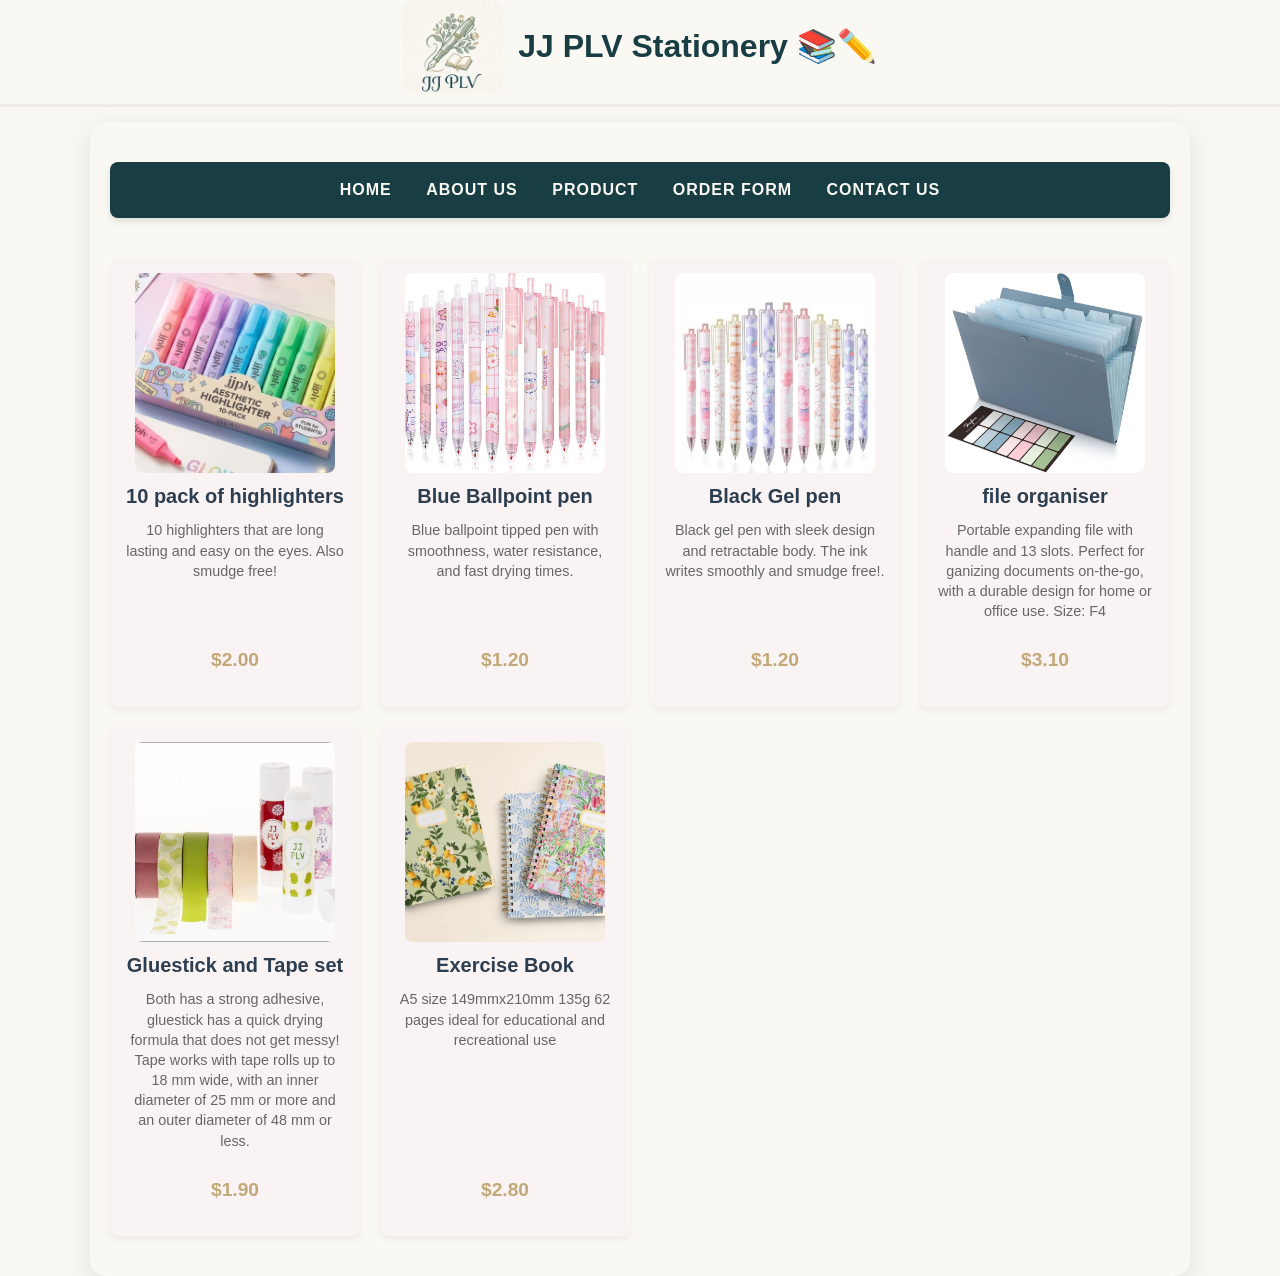
<file: products.html>
<! -- Author: Dizon Janelle Ann Yuritza Marquez -- >
   <!DOCTYPE html>
    <html lang="en">

    <head>
        <meta charset="UTF-8">
        <meta name="viewport" content="width=device-width, initial-scale=1.0">
        <title>JJ PLV Products</title>
        <link rel="stylesheet" href="CSS-Files/products.css">
    </head>

    <body>
       <div class="header">
        <img src="jjplv logo.jpeg" alt="JJ PLV Stationery Logo" width="110">
        <h1>JJ PLV Stationery 📚✏️</h1>
    </div>

        <div class="container">

            <nav>
                <a href="index.html">Home</a>
                <a href="About.html">About Us</a>
                <a href="products.html">Product</a>
                <a href="order.html">Order Form</a>
                <a href="contact.html">Contact Us</a>
            </nav>

    <main class="catalogue-container">
            <div class="product-card">
                <div class="product-image"><img src="image/Highlighters.jpeg" alt="Highlighters"></div>
                <h2 class="product-title">10 pack of highlighters</h2>
                <p class="product-description">10 highlighters that are long lasting and easy on the eyes. Also smudge free!</p>
                <div class="product-price">$2.00</div>
            </div>
        <div class="product-card">
                <div class="product-image"><img src="image/Blue-pen.jpg" alt="Blue-pen.jpg"></div>
                    <h2 class="product-title">Blue Ballpoint pen</h2>
                    <p class="product-description">Blue ballpoint tipped pen with smoothness, water resistance, and fast drying times.</p>
                    <div class="product-price">$1.20</div>
                </div>
            
        <div class="product-card">
            <div class="product-image"> <img src= "image/Pens-FINAL.jpeg" alt="Pens-FINAL"></div>
                <h2 class="product-title">Black Gel pen</h2>
                <p class="product-description">Black gel pen with sleek design and retractable body. The ink writes smoothly and smudge free!.</p>
                <div class="product-price">$1.20</div>
            </div>
        
            <div class="product-card">
                    <div class="product-image"><img src="image/file-organiser.jpg" alt="file-organiser.jpg"></div>
                        <h2 class="product-title">file organiser </h2>
                        <p class="product-description">Portable expanding file with handle and 13 slots. Perfect for ganizing documents on-the-go, with a durable design for home or office use. Size: F4</p>
                        <div class="product-price">$3.10</div>
            </div>

            <div class="product-card">
                <div class="product-image"><img src="image/Glue-stick-tape-FINAL.jpeg" alt="Glue-stick-tape-FINAL"></div>
                <h2 class="product-title">Gluestick and Tape set </h2>
               <p class="product-description">Both has a strong adhesive, gluestick has a quick drying formula that does not get messy! Tape works with tape rolls up to 18 mm wide, with an inner diameter  of 25 mm  or more and an outer diameter of 48 mm or less.</p>
               <div class="product-price">$1.90</div>
            </div>

            <div class="product-card">
                 <div class="product-image"><img src="notebook.jpeg" alt="Notebook-final-trust.jpeg"></div>
                    <h2 class="product-title">Exercise Book </h2>
                     <p class="product-description">A5 size 149mmx210mm 135g 62 pages ideal for educational and recreational use</p>
                  <div class="product-price">$2.80</div>
            </div>
    </main>

    </html>
</file>
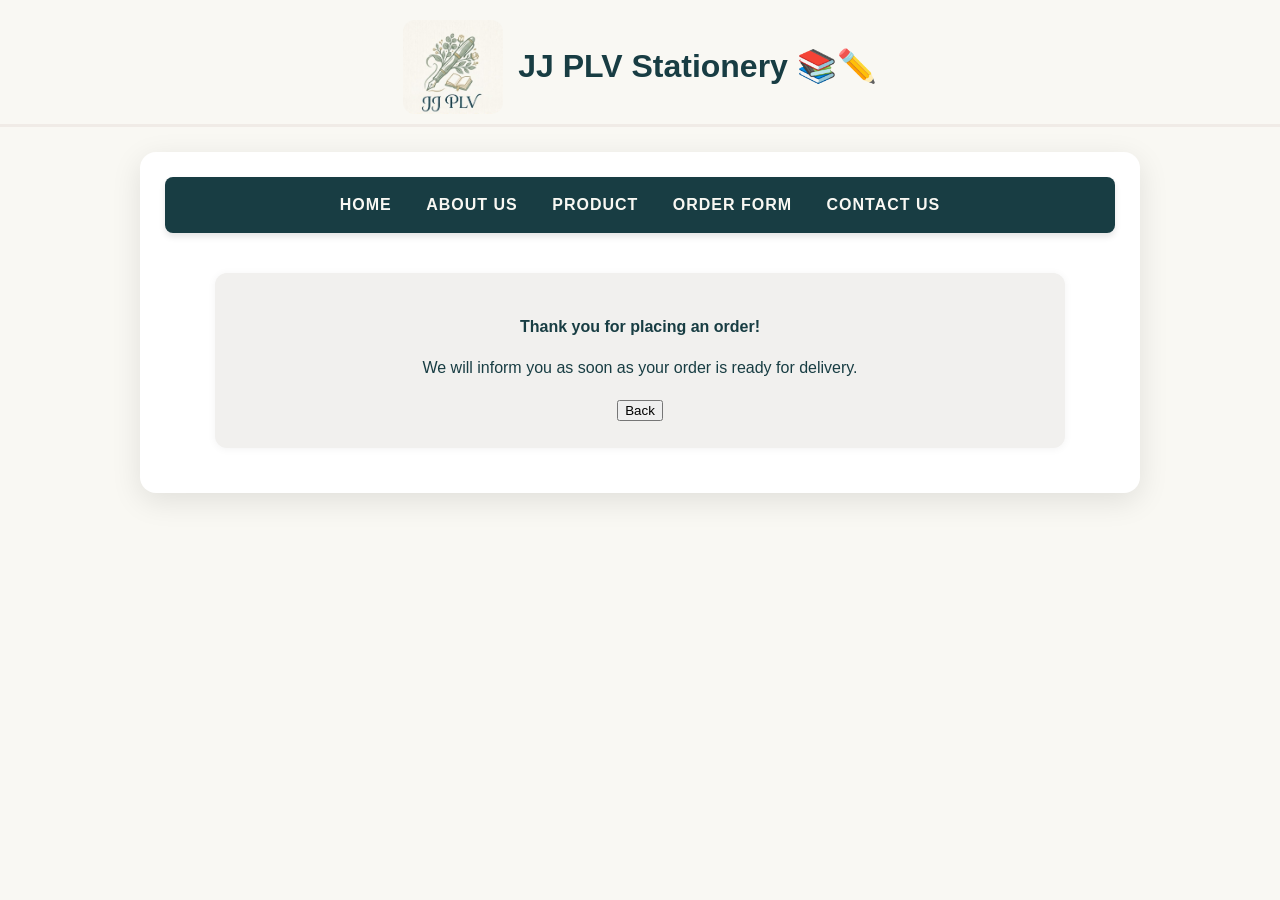
<file: thankyou.html>
<!-- Author: Victoria Ang,261403G. -->
<!DOCTYPE html>
<html lang="en">

<head>
    <meta charset="utf-8">
    <title>Thank You - JJ PLV Stationery</title>

    <link rel="stylesheet" href="https://cdnjs.cloudflare.com/ajax/libs/font-awesome/6.4.0/css/all.min.css">
<meta name="viewport" content="width=device-width, initial-scale=1">
    <style>
          /* Different devices */
    
        * images never overflow their box */
img { max-width: 100%;
height: auto; }
/* boxes in % rather than px */
.column { width: 50%; }
* { box-sizing: border-box; }
        @media (max-width: 600px) {
/* stack the menu vertically */
nav a { display: block; }
/* cards become full width */
.card { width: 100%; }
h1 { font-size: 18pt; }
        }

        /* Theme of website */
        :root {
            --cream: #F9F8F3;
            --teal: #183D43;
            --green: #2e5a57;
            --gold: #C2A878;
        }

        body {
            font-family: 'Segoe UI', Tahoma, Geneva, Verdana, sans-serif;
            background-color: var(--cream);
            color: var(--teal);
            margin: 0;
            padding: 20px 0;
            line-height: 1.6;
        }

        /* Name and logo of company */
        .header {
            display: flex;
            align-items: center;
            justify-content: center;
            gap: 15px;
            padding-bottom: 10px;
            border-bottom: 3px solid #f0ebe6;
            margin-bottom: 25px;
        }

        .header img {
            width: 100px;
            border-radius: 12px;
        }

        /* The main white card container */
        .container {
            max-width: 1000px;
            margin: 0 auto;
            background-color: #ffffff;
            border-radius: 16px;
            box-shadow: 0 8px 30px rgba(0, 0, 0, 0.1);
            text-align: center;
            padding: 25px;
        }

        /* Navigation menu style */
         nav { 
            background-color: var(--teal);
            padding: 15px;
            text-align: center;
            border-radius: 8px;
            margin-bottom: 40px;
            box-shadow: 0 4px 6px rgba(0,0,0,0.1);
        }

        nav a {
            color: var(--cream);
            text-decoration: none;
            margin: 0 15px;
            font-weight: bold;
            font-size: 16px;
            text-transform: uppercase;
            letter-spacing: 1px;
        }

        nav a:hover {
            color: var(--gold);
        }
        /* Section */
        section {
            max-width: 850px;
            margin: 10px auto 20px;
            padding: 25px 30px;
            background-color: #f1f0ee;
            border-radius: 12px;
            box-shadow: 0 1px 8px rgba(0, 0, 0, 0.05);
        }
</style> 
</head>

<body>

    <div class="header">
        <img src="jjplv logo.jpeg" alt="JJ PLV Stationery Logo" width="110">
        <h1>JJ PLV Stationery 📚✏️</h1>
    </div>

        <div class="container">
          <nav>
            <a href="index.html">Home</a>
            <a href="About.html">About Us</a>
            <a href="products.html">Product</a>
            <a href="order.html">Order Form</a>  
            <a href="contact.html">Contact Us</a>
        </nav>
         <section>
   <p><strong>Thank you for placing an order!</strong></p>
<p>We will inform you as soon as your order is ready for delivery.</p>
    <a href="order.html">
        <button type="button">Back</button>
    </a>
      </section>  
        </div>
        </body>
</html>
</file>
<file: CSS-Files/Home.css>
<!--Author:Kong Jia Ying,261047R-->
img { 
        max-width: 100%;
        height: auto; }

    .column { width: 50%; }
    * { box-sizing: border-box; }
    
    @media (max-width: 600px) {
        nav a { display: block; }
        .section { width: 100%; }
        h1 { font-size: 18pt; }
    }
        :root {
            --cream: #F9F8F3;
            --teal: #183D43;
            --green: #2e5a57;
            --gold: #C2A878;
            --border: #e0ddd8;
            --borderc:#eddcbe;
        }

        body {
            font-family: 'Segoe UI', Tahoma, Geneva, Verdana, sans-serif;
            background-color: var(--cream);
            color: var(--teal);
            margin: 20px;
            padding: 0;
            line-height: 1.6;
        }

        .container {
            max-width: 1000px;
            margin: 0 auto;
            padding: 40px 20px;
            background-color: #ffffff;
            border-radius: 16px;  
            box-shadow: 0 8px 30px rgba(0, 0, 0, 0.1);
            text-align: center; 
        }
       
        nav { 
            background-color: var(--teal);
            padding: 15px;
            text-align: center;
            border-radius: 8px;
            margin-bottom: 40px;
            box-shadow: 0 4px 6px rgba(0,0,0,0.1);
        }

        nav a {
            color: var(--cream);
            text-decoration: none;
            margin: 0 15px;
            font-weight: bold;
            font-size: 16px;
            text-transform: uppercase;
            letter-spacing: 1px;
        }

        nav a:hover {
            color: var(--gold);
        }

        
        .header {
            display:flex;
            align-items: center;
            justify-content: center;
            gap: 15px;
            padding-bottom: 10px;
            border-bottom: 3px solid #f0ebe6;
            margin-bottom: 15px;
        }

        .header img {
            width: 100px;
            border-radius: 12px;
        }

        table {
            width: 100%;
            border-spacing: 0;
            border-collapse: separate;
            border: 1px solid var(--border);
            margin: 20px auto 0 auto;
            border-radius: 12px;
            overflow: hidden;
        }

        th {
            background-color: var(--teal);
            color: white;
            padding: 14px;
            text-align: center;
            font-size: 18px;
        }

        td {
            padding: 14px;
            border: 1px solid var(--border);
            text-align: center;
            font-size: 17px;
        }
        
        tr:hover td {
            background-color:#f1ede8;
        }


        section {
            border: 2px solid var(--border);
            max-width: 850px;
            margin: 10px auto 10px;
            padding: 25px 30px;
            background-color: #F9F8F3;
            border-radius: 12px;
            box-shadow: 0 1px 8px rgba(0,0,0,0.05);
        }
        
        .product {
            display:flex;
            justify-content:center;
            gap: 10px;
            flex-wrap: wrap;
        }

        .products{
            flex: 1;
            min-width: 120px;
            display: flex;
            flex-direction: column;
            align-items: center;
            gap: 10px;
            background-color: #f0ebe6;
            padding: 25px 15px;
            border-radius: 15px;
            box-shadow: 0 2px 8px rgba(0, 0, 0, 0.05);
            border:2px solid var(--borderc);
            font-size: 20px;
            font-weight: 500;
            color: #2c3e50;
            text-align: center;
            transition: 0.3s ease;
        }

        .products:hover {
            background-color: #2c3e50;
            color: white;
            transform: translateY(-4px) scale(1.1);
            box-shadow: 0 6px 20px rgba(0, 0, 0, 0.12);
        }

        .products .icon {
            display:block;
            font-size: 18px;
        }

        .promise {
            display: flex;
            justify-content: center;
            gap: 15px;
            flex-wrap: wrap;
            margin-top: 15px;
        }

        .promises {
            flex: 1;
            min-width: 140px;
            background-color:#f0ebe6;
             border:2px solid var(--borderc);
            padding: 20px 10px;
            border-radius: 12px;
            text-align: center;
        }

        .promises1 {
            font-weight: bold;
            font-size: 17px;
            margin: 0 0 5px 0;
        }

        .promises2{
            font-size: 15px;
            margin: 0;
        }

        .promise .icons {
            font-size: 18px;
        }

        .promises:hover {
            color: #2c3e50;
            transform: translateY(-4px);
            box-shadow: 0 6px 20px rgba(0, 0, 0, 0.12);
        }


        .slideshow {
            max-width: 100%;
            overflow: hidden;
            border-radius: 14px;
            box-shadow: 0 4px 15px rgba(0, 0, 0, 0.10);
        }

            .slides {
            display: flex;
            animation: slide 8s infinite ease-in-out;
        }

            .slides img {
                width: 100%;
                flex-shrink: 0;
                display: block;
        }

        @keyframes slide {
            0%, 40% { transform: translateX(0); }
            50%, 90% { transform: translateX(-100%); }
            100% { transform: translateX(0); }
        }

    
        .next {
            margin-top: 20px;
        }

        .next a {
            display: inline-block;
            padding: 12px 25px;
            background-color: var(--teal);
            color: #ffffff;
            text-decoration: none;
            border-radius: 8px;
            font-weight: bold;
            transition: all 0.2s ease;
        }

        .next a:hover {
            transform: translateY(-2px);
        }
</file>
<file: CSS-Files/About.css>
img { 
        max-width: 100%;
        height: auto; }

    .column { width: 50%; }
    * { box-sizing: border-box; }
    
    @media (max-width: 600px) {
        nav a { display: block; }
        .section { width: 100%; }
        h1 { font-size: 18pt; }
    }
        :root {
            --cream: #F9F8F3;
            --teal: #183D43;
            --green: #2e5a57;
            --gold: #C2A878;
            --black: #283824;
        }

        body {
            font-family: 'Segoe UI', Tahoma, Geneva, Verdana, sans-serif;
            background-color: var(--cream);
            color: var(--black);
            margin: 20px;
            padding: 0;
            line-height: 1.6;
        }

        .header {
            display: flex;
            align-items: center;
            justify-content: center;
            gap: 15px;
            padding-bottom: 10px;
            border-bottom: 3px solid #f0ebe6;
            margin-bottom: 15px;
        }

        .header img {
            width: 100px;
            border-radius: 12px;
        }

        .container {
            max-width: 1050px;
            margin: 0 auto;
            padding: 40px 20px;
            background-color: #ffffff;
            border-radius: 16px;  
            box-shadow: 0 8px 30px rgba(0, 0, 0, 0.1);
            text-align: center; 
        }

        nav {
            background-color: var(--teal);
            padding: 15px;
            text-align: center;
            border-radius: 8px;
            margin-bottom: 40px;
            box-shadow: 0 4px 6px rgba(0,0,0,0.1);
        }

        nav a {
            color: var(--cream);
            text-decoration: none;
            margin: 0 15px;
            font-weight: bold;
            font-size: 16px;
            text-transform: uppercase;
            letter-spacing: 1px;
        }

        nav a:hover {
            color: var(--gold);
        }

        h2, h3 {
            color: var(--teal);
            text-transform: uppercase;
            letter-spacing: 1.5px;
        }

        .content-box {
            background: #F9F8F3;
            border: 2px solid var(--green);
            border-radius: 10px;
            padding: 30px;
            margin-bottom: 30px;
            box-shadow: 0 4px 6px rgba(0,0,0,0.05);
        }


        .mission-container {
            display: flex;
            gap: 10px;
            justify-content: center;
            flex-wrap: wrap;
            margin-top: 15px;
        }

        .mission {
            background: #ffffff;
            border: 1.5px solid var(--gold);
            padding: 6px 14px;
            border-radius: 20px;
            font-size: 13px;
            font-weight: bold;
            color: var(--teal);
            transition: transform 0.2s ease, background-color 0.2s ease;
        }

        .mission:hover {
            transform: scale(1.05);
            background-color: var(--gold);
            color: #ffffff;
        }

    
        .vision-grid {
            display: flex;
            gap: 15px;
            justify-content: center;
            flex-wrap: wrap;
            margin-top: 15px;
        }

        .vision-card {
            background: var(--cream);
            border: 2px solid #8B733D; 
            border-radius: 8px;
            padding: 15px;
            flex: 1 1 200px;
            max-width: 260px;
            text-align: center;
            transition: transform 0.3s ease, box-shadow 0.3s ease;
        }

        .vision-card:hover {
            transform: translateY(-5px);
            box-shadow: 0 8px 15px rgba(0,0,0,0.1);
        }

        .vision-card h3 {
            font-size: 28px;
            margin: 0 0 5px 0;
        }

        .vision-card h4 {
            color: var(--teal);
            margin: 5px 0;
        }

        .vision-card p {
            font-size: 13px;
            color: #444;
            margin: 0;
            line-height: 1.4;
        }
.horizontal-history {
    display: flex;
    gap: 15px;
    justify-content: center;
    flex-wrap: wrap;
    margin-top: 20px;
}

.history-card {
    background: #ffffff;
    border: 2px solid var(--gold);
    border-radius: 12px;
    padding: 20px 15px;
    flex: 1 1 220px;
    max-width: 280px;
    text-align: center;
    box-shadow: 0 4px 10px rgba(0,0,0,0.04);
    transition: transform 0.3s ease, box-shadow 0.3s ease;
}

.history-card:hover {
    transform: translateY(-6px);
    box-shadow: 0 8px 18px rgba(0,0,0,0.1);
}

.icon-circle {
    font-size: 26px;
    background: var(--cream);
    width: 50px;
    height: 50px;
    line-height: 50px;
    border-radius: 50%;
    margin: 0 auto 10px auto;
    border: 1.5px solid var(--gold);
}

.year-badge {
    display: inline-block;
    background: var(--teal);
    color: var(--cream);
    font-weight: bold;
    font-size: 12px;
    padding: 3px 12px;
    border-radius: 15px;
    margin-bottom: 8px;
}

.history-card h4 {
    color: var(--teal);
    margin: 5px 0;
}

.history-card p {
    font-size: 13px;
    color: #444;
    margin: 0;
    line-height: 1.4;
} 
       .stats-grid {
            display: flex;
            gap: 15px;
            justify-content: center;
            flex-wrap: wrap;
            margin-top: 20px;
        }
.stat-icon {
  font-size: 28px;
  display: block;
  margin-bottom: 5px;
}
        .stat-card {
            background: #ffffff;
            border: 2px solid var(--gold);
            border-radius: 10px;
            padding: 20px;
            flex: 1 1 180px;
            max-width: 220px;
            text-align: center;
            box-shadow: 0 4px 6px rgba(0,0,0,0.05);
        }

        .stat-card h3 {
            font-size: 32px;
            color: var(--teal);
            margin: 0 0 5px 0;
        }

        .stat-card p {
            font-size: 14px;
            font-weight: bold;
            color: var(--black);
            margin: 0;
        }

        .stat-card:hover {
            transform: translateY(-5px);
            box-shadow: 0 8px 15px rgba(0,0,0,0.1);
        }
   
       .team-container {
            display: flex;
            flex-wrap: wrap;
            gap: 20px;
            justify-content: center; 
            margin-top: 20px;
            text-align: center;
        }

        .team-card {
            background: #ffffff;
            border: 2px solid var(--gold);
            border-radius: 8px;
            padding: 15px;
            text-align: center;
            flex: 0 1 calc(33.33% - 20px); 
            min-width: 240px; 
            box-shadow: 0 4px 6px rgba(0,0,0,0.05);
            box-sizing: border-box; 
            transition: transform 0.3s ease, box-shadow 0.3s ease;
        }

        .team-card:hover {
            transform: translateY(-5px);
            box-shadow: 0 8px 15px rgba(0,0,0,0.1);
        }
        .team-pic {
            width: 100%; 
            height: 150px; 
            object-fit: contain; 
            border-radius: 4px; 
            margin-bottom: 10px;
            border: 1px solid var(--green); 
            background-color: #ffffff;
        }

.cta-box {
  background-color: #F9F8F3; 
  border: 2px solid var(--green);
  border-radius: 10px;
  padding: 30px;
  margin-top: 30px;
  margin-bottom: 30px;
  text-align: center;
  box-shadow: 0 4px 6px rgba(0, 0, 0, 0.05);
}

.cta-box h2 {
  color: var(--teal); 
  margin-bottom: 10px;
  text-transform: uppercase;
  letter-spacing: 1.5px;
}

.cta-box p {
  color: var(--black); 
  margin-bottom: 15px;
}

.cta-button-gold {
  display: inline-block;
  background-color: var(--teal);
  color: var(--cream);          
  padding: 10px 24px;
  border-radius: 20px;
  text-decoration: none;
  font-weight: bold;
  margin-top: 10px;
  transition: transform 0.2s ease, background-color 0.2s ease;
}

.cta-button-gold:hover {
  transform: scale(1.05);
  background-color: var(--teal);
}

.cta-button-gold:hover {
  transform: scale(1.05);
  background-color: var(--teal);
}
</file>
<file: CSS-Files/contact.css>
/* Author: Phylicia Tan, 261445M */

/* Images never overflow their box */
img { max-width: 100%;
height: auto; }
/* boxes in % rather than px */
.column { width: 50%; }
* { box-sizing: border-box; }
        @media (max-width: 600px) {
/* stack the menu vertically */
nav a { display: block; }
/* cards become full width */
.card { width: 100%; }
h1 { font-size: 18pt; }
        }

        /* Theme of website */
        :root {
            --cream: #F9F8F3;
            --teal: #183D43;
            --green: #2e5a57;
            --gold: #C2A878;
        }

        body {
            font-family: 'Segoe UI', Tahoma, Geneva, Verdana, sans-serif;
            background-color: var(--cream);
            color: var(--teal);
            margin: 0;
            padding: 20px 0;
            line-height: 1.6;
        }

        /* Name and logo of company */
        .header {
            display: flex;
            align-items: center;
            justify-content: center;
            gap: 15px;
            padding-bottom: 10px;
            border-bottom: 3px solid #f0ebe6;
            margin-bottom: 25px;
        }

        .header img {
            width: 100px;
            border-radius: 12px;
        }

        /* The main white card container */
        .container {
            max-width: 1000px;
            margin: 0 auto;
            background-color: #ffffff;
            border-radius: 16px;
            box-shadow: 0 8px 30px rgba(0, 0, 0, 0.1);
            text-align: center;
            padding: 25px;
        }

        /* Navigation menu style */
         nav { 
            background-color: var(--teal);
            padding: 15px;
            text-align: center;
            border-radius: 8px;
            margin-bottom: 40px;
            box-shadow: 0 4px 6px rgba(0,0,0,0.1);
        }

        nav a {
            color: var(--cream);
            text-decoration: none;
            margin: 0 15px;
            font-weight: bold;
            font-size: 16px;
            text-transform: uppercase;
            letter-spacing: 1px;
        }

        nav a:hover {
            color: var(--gold);
        }
        /* Section */
        section {
            max-width: 850px;
            margin: 10px auto 20px;
            padding: 25px 30px;
            background-color: #f1f0ee;
            border-radius: 12px;
            box-shadow: 0 1px 8px rgba(0, 0, 0, 0.05);
        }

        /* Form & FAQ layout */
        * { box-sizing: border-box; }
        .form-faq-section {
            display: flex;
            gap: 40px;
            align-items: flex-start;
            margin: 30px 0;
            flex-wrap: wrap;
        }

        /* Form layout */
        .form-container,
        .faq-container {
            flex: 1;
            min-width: 300px;
            background-color: #ffffff;
            border: 2px solid var(--teal);
            border-radius: 8px;
            padding: 25px;
            box-shadow: 0 4px 10px rgba(0, 0, 0, 0.05);
            text-align: left;
        }

       .form-container input[type="text"],
        .form-container input[type="email"],
        .form-container textarea {
            width: 100%;
            padding: 12px 15px;
            margin-top: 6px;
            font-size: 15px;
            font-family: inherit;
            border: 1.5px solid #ccc;
            border-radius: 6px;
            box-sizing: border-box;
            transition: border-color 0.2s ease-in-out;
        }

        .form-container input[type="text"]:focus,
        .form-container input[type="email"]:focus,
        .form-container textarea:focus {
            border-color: var(--teal);
            outline: none;
        }
        /* FAQ layout */
        details {
            background-color: var(--cream);
            padding: 12px;
            margin-bottom: 10px;
            border-radius: 6px;
            cursor: pointer;
            transition: background 0.3s;
        }

        details:hover {
            background-color: #f0ede4;
        }

        summary {
            font-weight: bold;
            outline: none;
        }

        details p {
            margin: 8px 0 0 0;
            font-size: 14px;
            color: #444;
        }

        /* Operating hours style */
        .hours-table {
            width: 100%;
            max-width: 500px;
            margin: 20px auto 30px;
            border-collapse: collapse;
            box-shadow: 0 2px 5px rgba(0, 0, 0, 0.05);
            border-radius: 6px;
            overflow: hidden;
        }

        .hours-table th,
        .hours-table td {
            padding: 12px 15px;
            border-bottom: 1px solid #ddd;
            text-align: left;
        }

        .hours-table th {
            background-color: var(--teal);
            color: var(--cream);
            font-weight: bold;
        }
</file>
<file: CSS-Files/contactform.css>
/* <!Author: Phylicia Tan,261445M.> */

    /* Different devices */
        /* images never overflow their box */
img { max-width: 100%;
height: auto; }
/* boxes in % rather than px */
.column { width: 50%; }
* { box-sizing: border-box; }
        @media (max-width: 600px) {
/* stack the menu vertically */
nav a { display: block; }
/* cards become full width */
.card { width: 100%; }
h1 { font-size: 18pt; }
        }

        /* Theme of website */
        :root {
            --cream: #F9F8F3;
            --teal: #183D43;
            --green: #2e5a57;
            --gold: #C2A878;
        }

        body {
            font-family: 'Segoe UI', Tahoma, Geneva, Verdana, sans-serif;
            background-color: var(--cream);
            color: var(--teal);
            margin: 0;
            padding: 20px 0;
            line-height: 1.6;
        }

        /* Name and logo of company */
        .header {
            display: flex;
            align-items: center;
            justify-content: center;
            gap: 15px;
            padding-bottom: 10px;
            border-bottom: 3px solid #f0ebe6;
            margin-bottom: 25px;
        }

        .header img {
            width: 100px;
            border-radius: 12px;
        }

        /* The main white card container */
        .container {
            max-width: 1000px;
            margin: 0 auto;
            background-color: #ffffff;
            border-radius: 16px;
            box-shadow: 0 8px 30px rgba(0, 0, 0, 0.1);
            text-align: center;
            padding: 25px;
        }

        /* Navigation menu style */
         nav { 
            background-color: var(--teal);
            padding: 15px;
            text-align: center;
            border-radius: 8px;
            margin-bottom: 40px;
            box-shadow: 0 4px 6px rgba(0,0,0,0.1);
        }

        nav a {
            color: var(--cream);
            text-decoration: none;
            margin: 0 15px;
            font-weight: bold;
            font-size: 16px;
            text-transform: uppercase;
            letter-spacing: 1px;
        }

        nav a:hover {
            color: var(--gold);
        }
        /* Section */
        section {
            max-width: 850px;
            margin: 10px auto 20px;
            padding: 25px 30px;
            background-color: #f1f0ee;
            border-radius: 12px;
            box-shadow: 0 1px 8px rgba(0, 0, 0, 0.05);
        }
</file>
<file: CSS-Files/order.css>
.column { width: 50%; }
    * { box-sizing: border-box; }
    
    @media (max-width: 600px) {
        nav a { display: block; }
        .section { width: 100%; }
        h1 { font-size: 18pt; }
    }

      section {
            max-width: 850px;
            margin: 10px auto 10px;
            padding: 25px 30px;
            background-color: #f1f0ee;
            border-radius: 25px;
            box-shadow: 1 1px 8px rgba(0, 0, 0, 0.05);
        }

        .header {
            display: flex;
            align-items: center;
            justify-content: center;
            gap: 15px;
            padding-bottom: 10px;
            border-bottom: 3px solid #f0ebe6;
            margin-bottom: 15px;
        }

        .header img{
            width: 100px;
            border-radius: 12px;
        }

        :root {
            --cream: #F9F8F3;
            --teal: #183d43;
            --green: #2e5a57;
            --gold: #C2A878;
            --black: #283824;
        }

      
        body {
            font-family: 'Segoe UI', Tahoma, Geneva, Verdana, sans-serif;
            background-color: var(--cream);
            color: var(--black);
            margin: 0;
            padding: 0;
            line-height: 1.6;
        }

        .container {
            max-width: 1000px;
            margin: 0 auto;
            padding: 40px 20px;
            background-color: #ffffff;
            border-radius: 35px;
            box-shadow: 0 8px 30px rgba(0, 0, 0, 0.1);
            text-align: center;
        }

        fieldset {
            border-radius: 35px;
            width: 75%;
            height: 15vh;
            min-width: 100px;
            min-height: 60px;
            margin: 0 auto;
            justify-content: center;
            position: relative;
            padding: 20px;

        }

        textarea {
            border-radius: 25px ;
            padding: 10px;
            border: 1px ;
            width: 95%;
            height: 20vh;
            min-width: 200px;
            min-height: 60px;
            outline-color: #a1a09dd0;
        }
       
        nav {
            background-color: var(--teal);
            padding: 15px;
            text-align: center;
            border-radius: 8px;
            margin-bottom: 40px;
            box-shadow: 0 4px 6px rgba(0,0,0,0.1);
        }

        nav a {
            color: var(--cream);
            text-decoration: none;
            margin: 0 15px;
            font-weight: bold;
            font-size: 16px;
            text-transform: uppercase;
            letter-spacing: 1px;
        }

        nav a:hover {
            color: var(--gold);
        }

        .tabs-container {
            max-width: 600px auto;
            margin: 20px auto;
            font-family: sans-serif;
        }

        .product-row {
            justify-content: right;
        }

        .input-row {
            display:flex;
            justify-content: center;
            gap: 30px;
        }

            /* Hide actual radio inputs */
        input[type="radio"] {
            display: none;
        }

        input[class="radio2"] {
            display:inline-block
        }

            /* Tab Bar */
        .tab-buttons {
         display: flex;
         border-bottom: 2px solid #ccc;
         justify-content: center;
        }

        .tab-btn {
         padding: 10px 20px;
         cursor: pointer;
         font-size: 16px;
         justify-content: center;
        }

            /* Hide content by default */
        .tab-content {
         display: none;
         padding: 20px 0;
        }

            /* Display active content */
        #tab1-input:checked ~ #content1,
        #tab2-input:checked ~ #content2 {
         display: block;
        }

            /* Highlight active tab label */
        #tab1-input:checked ~ .tab-buttons label[for="tab1-input"],
        #tab2-input:checked ~ .tab-buttons label[for="tab2-input"] {
          border-bottom: 3px solid #37745fb2;
          font-weight: bold;
          color: #37745fb2;
        }
</file>
<file: CSS-Files/products.css>
<! -- Author: Dizon Janelle Ann Yuritza Marquez -- >
img { max-width: 100%;
height: auto; }

.column { 
width: 50%; 
box-sizing: border-box; 
}

    .column { width: 50%; }
    * { box-sizing: border-box; }
    
    @media (max-width: 600px) {
        nav a { display: block; }
        .section { width: 100%; }
        h1 { font-size: 18pt; }
    }

:root {
    --cream: #F9F8F3;
    --teal: #183D43;
    --green: #2e5a57;
    --gold: #C2A878;
}

body {
    font-family: 'Segoe UI', Tahoma, Geneva, Verdana, sans-serif;
    background-color: var(--cream);
    color: var(--teal);
    margin: 0;
    padding: 0;
    line-height: 1.6;
}

.container {
    max-width: 1100px;
    margin: 0 auto;
    padding: 40px 20px;
    background-color: #f9f8f3;
    border-radius: 16px;
    box-shadow: 0 8px 30px rgba(0, 0, 0, 0.1);
    text-align: center;
}

nav {
    background-color: var(--teal);
    padding: 15px;
    text-align: center;
    border-radius: 8px;
    margin-bottom: 40px;
    box-shadow: 0 4px 6px rgba(0, 0, 0, 0.1);
}

nav a {
    color: var(--cream);
    text-decoration: none;
    margin: 0 15px;
    font-weight: bold;
    font-size: 16px;
    text-transform: uppercase;
    letter-spacing: 1px;
}

nav a:hover {
    color: var(--gold);
}


.header {
    display: flex;
    align-items: center;
    justify-content: center;
    gap: 15px;
    padding-bottom: 10px;
    border-bottom: 3px solid #f0ebe6;
    margin-bottom: 15px;
}

.header img {
    width: 100px;
    border-radius: 12px;
}


table {
    width: 100%;
    border-spacing: 0;
    border-collapse: separate;
    margin: 20px auto 0 auto;
    border-radius: 12px;
    overflow: hidden;
}


 img {
    max-width: 100%;
    height: auto;
}

th {
    background-color: var(--teal);
    color: white;
    padding: 14px;
    text-align: center;
    font-size: 18px;
}

td {
    padding: 14px;
    text-align: center;
    border: 1px solid var(--border);
    font-size: 17px;
}

tr:hover td {
    background-color: #F9F8F3;
}


section {
    max-width: 850px;
    margin: 10px auto 10px;
    padding: 25px 30px;
    background-color: #f1f0ed;
    border-radius: 12px;
    box-shadow: 0 1px 8px rgba(0, 0, 0, 0.05);
}

.catalogue-container {
    display: grid;
    grid-template-columns: repeat(auto-fill, minmax(250px, 1fr));
    gap: 20px;
    align-items: stretch; 
}


.product-card {
    background-color: #f9f4f3;
    border-radius: 8px;
    box-shadow: 0 4px 6px rgba(0, 0, 0, 0.05);
    display: flex;
    flex-direction: column;
    justify-content: space-between;
    padding: 15px;
    height: 100%; 
    transition: transform 0.2s ease, box-shadow 0.2s ease; 
}

.product-card:hover {
    transform: translateY(-8px);
    box-shadow: 0 8px 16px rgba(0, 0, 0, 0.15);
    border: 2px solid var(--gold); 
}

.product-image img{
    width: 200px; 
    height: 200px;
    object-fit: cover;
    border-radius: 8px;
    transition: transform 0.3s ease;
}

.product-card:hover .product-image img {
    transform: scale(1.05);
}


.product-title {
    font-size: 1.25rem;
    margin: 0 0 0.5rem 0;
    color: #2c3e50;
}

.product-description {
    font-size: 0.9rem;
    color: #666;
    margin: 0 0 1.5rem 0;
    line-height: 1.4;
    flex-grow: 1;
}

.product-price {
    font-size: 1.2rem;
    font-weight: bold;
    color: #C2A878;
    margin-bottom: 1rem;
}
</file>
